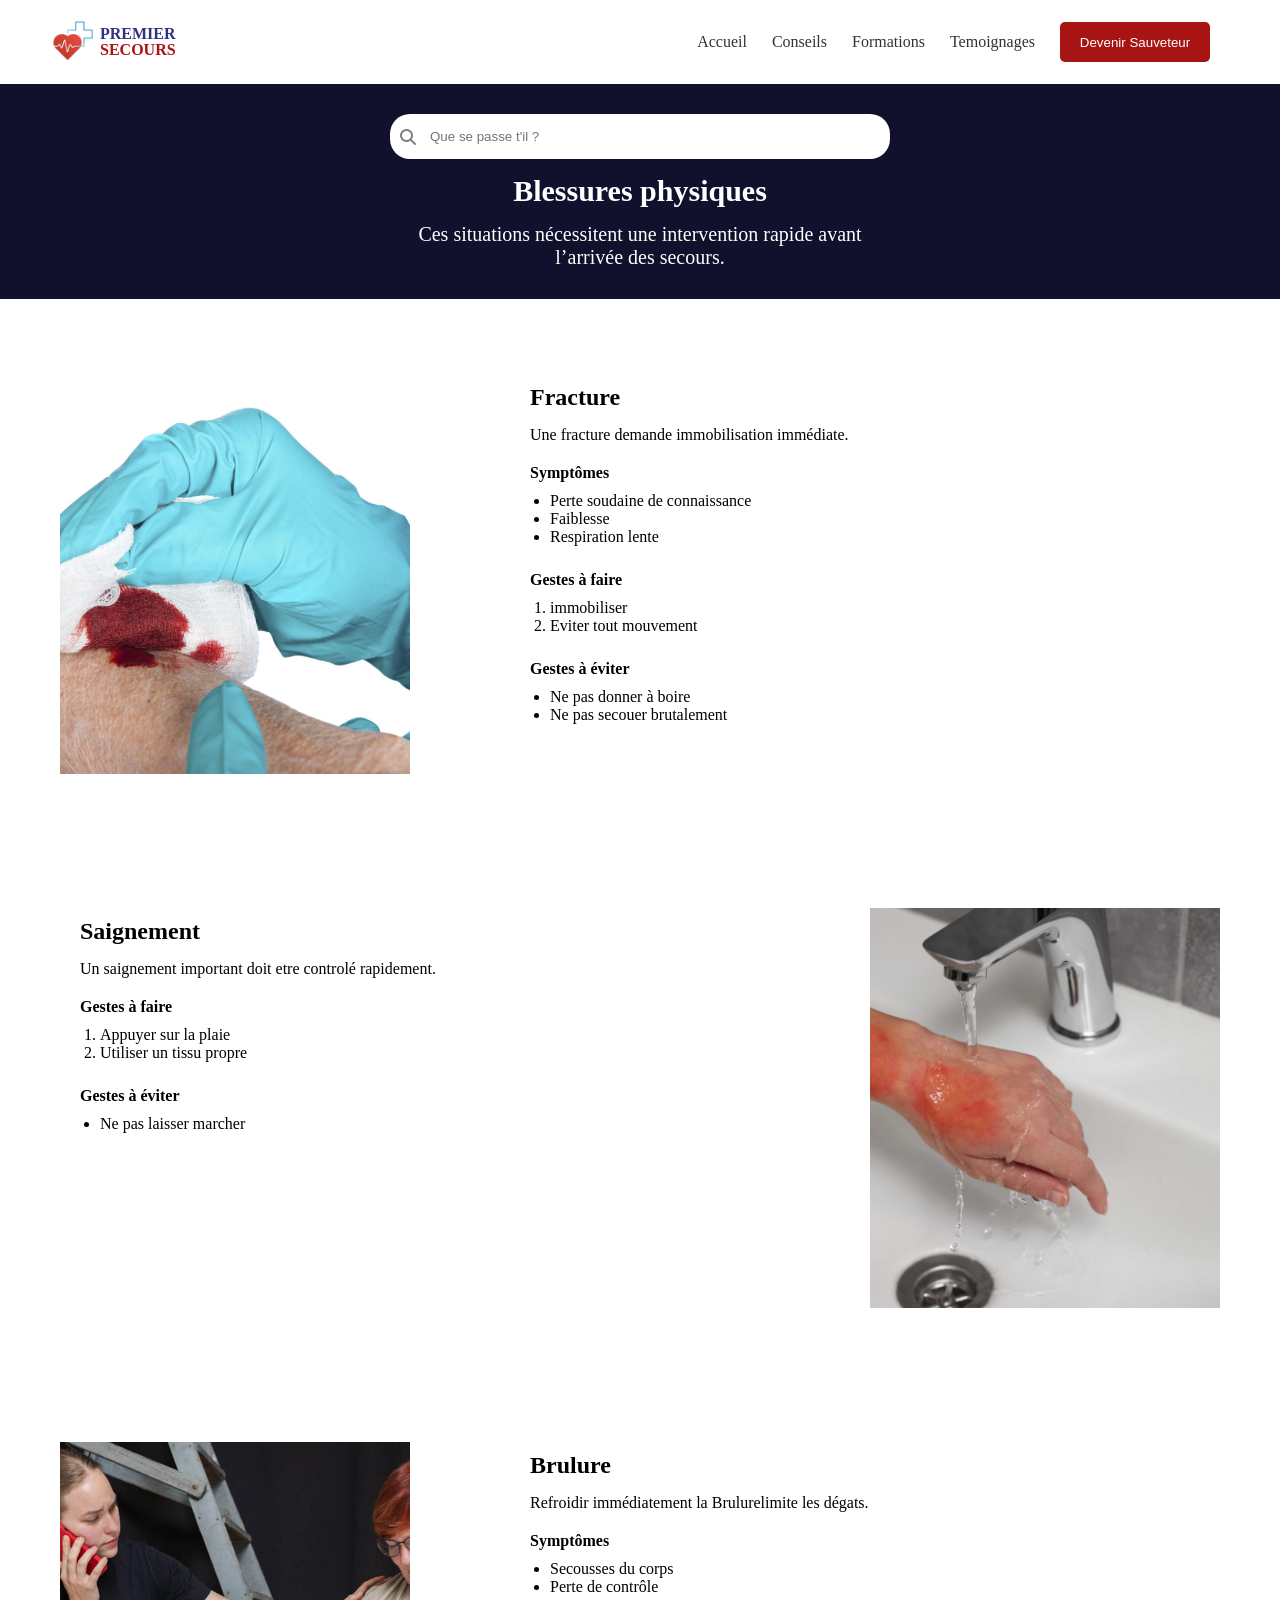
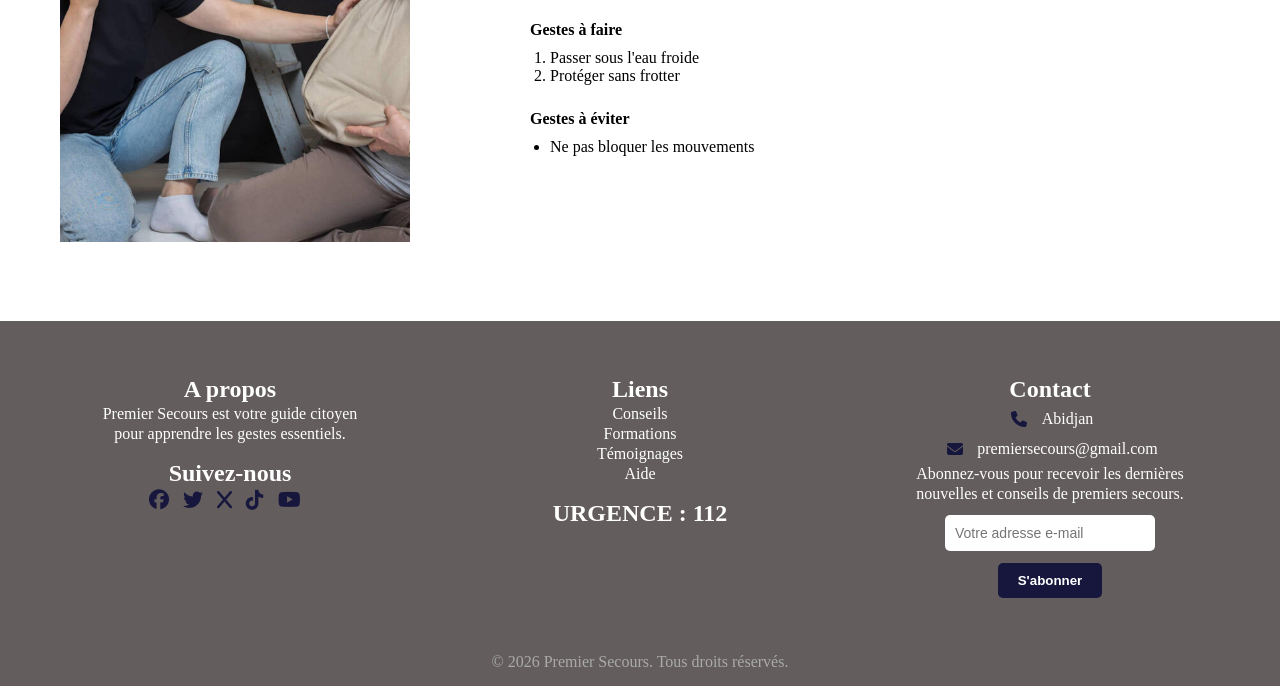
<file: pages/blessure.html>
<!doctype html>
<html lang="en">
  <head>
    <meta charset="UTF-8" />
    <meta name="viewport" content="width=device-width, initial-scale=1.0" />
    <title>Blessures physiques</title>
    <link rel="stylesheet" href="blessure.css" />
    <link
      rel="stylesheet"
      href="https://cdnjs.cloudflare.com/ajax/libs/font-awesome/6.5.0/css/all.min.css"
    />
  </head>
  <body>
    <header>
      <div class="head">
        <div class="hero">
          <img src="./images/logo.jpeg" alt="logo" />
        </div>
        <div class="text-logo">
          <div class="logo1">PREMIER</div>
          <div class="logo2">SECOURS</div>
        </div>
      </div>

      <div class="menu">
        <ul>
          <li><a href="index.html">Accueil</a></li>
          <li><a href="conseils.html">Conseils</a></li>
          <li><a href="formations.html">Formations</a></li>
          <li><a href="temoignages.html">Temoignages</a></li>
          <div class="sauveteur">
            <li>
              <a href="inscription.html">
                <button>Devenir Sauveteur</button>
              </a>
            </li>
          </div>
        </ul>
      </div>
    </header>

    <div class="small">
      <div class="search-box">
        <i class="fa-solid fa-magnifying-glass"></i>
        <input type="search" placeholder="Que se passe t'il ?" />
      </div>
      <h2>Blessures physiques</h2>
      <span>
        Ces situations nécessitent une intervention rapide avant l’arrivée des secours.
      </span>
    </div>

    <div class="emergency-card">
      <div class="emergency-image">
        <img src="../images/saignement.jpeg" alt="Évanouissement">
      </div>
      <div class="emergency-text">
        <h2>Fracture</h2>
        <p>Une fracture demande immobilisation immédiate.</p>

        <h4>Symptômes</h4>
        <ul>
          <li>Perte soudaine de connaissance</li>
          <li>Faiblesse</li>
          <li>Respiration lente</li>
        </ul>

        <h4>Gestes à faire</h4>
        <ol>
          <li>immobiliser</li>
          <li>Eviter tout mouvement</li>
        </ol>

        <h4>Gestes à éviter</h4>
        <ul>
          <li>Ne pas donner à boire</li>
          <li>Ne pas secouer brutalement</li>
        </ul>
      </div>
    </div>

    <div class="emergency-card reverse">
      <div class="emergency-image">
        <img src="../images/brulure.jpeg" alt="Crise cardiaque">
      </div>
      <div class="emergency-text">
        <h2>Saignement</h2>
        <p>Un saignement important doit etre controlé rapidement.</p>


        <h4>Gestes à faire</h4>
        <ol>
          <li>Appuyer sur la plaie</li>
          <li>Utiliser un tissu propre</li>
        </ol>

 
        <h4>Gestes à éviter</h4>
        <ul>
          <li>Ne pas laisser marcher</li>
        </ul>
      </div>
    </div>

    <div class="emergency-card">
      <div class="emergency-image">
        <img src="../images/fracture.jpeg" alt="Convulsion">
      </div>
      <div class="emergency-text">
        <h2>Brulure</h2>
        <p>Refroidir immédiatement la Brulurelimite les dégats.</p>

        <h4>Symptômes</h4>
        <ul>
          <li>Secousses du corps</li>
          <li>Perte de contrôle</li>
        </ul>

        <h4>Gestes à faire</h4>
        <ol>
          <li>Passer sous l'eau froide</li>
          <li>Protéger sans frotter</li>
        </ol>

        <h4>Gestes à éviter</h4>
        <ul>
          <li>Ne pas bloquer les mouvements</li>
        </ul>
      </div>
    </div>

    <footer>
      <div class="foot">
        <div class="contain">
          <h2>A propos</h2>
          <p>Premier Secours est votre guide citoyen</p>
          <p>pour apprendre les gestes essentiels.</p>

          <h2>Suivez-nous</h2>
          <div class="social">
            <a href="#"><i class="fa-brands fa-facebook"></i></a>
            <a href="#"><i class="fa-brands fa-twitter"></i></a>
            <a href="#"><i class="fa-solid fa-x"></i></a>
            <a href="#"><i class="fa-brands fa-tiktok"></i></a>
            <a href="#"><i class="fa-brands fa-youtube"></i></a>
          </div>
        </div>

        <div class="contain">
          <h2>Liens</h2>
          <p>Conseils</p>
          <p>Formations</p>
          <p>Témoignages</p>
          <p>Aide</p>

          <h2>URGENCE : 112</h2>
        </div>

        <div class="contain">
          <h2>Contact</h2>

          <div class="contact">
            <i class="fa-solid fa-phone"></i>
            <span>Abidjan</span>
          </div>

          <div class="contact">
            <i class="fa-solid fa-envelope"></i>
            <span>premiersecours@gmail.com</span>
          </div>

          <p>Abonnez-vous pour recevoir les dernières</p>
          <p>nouvelles et conseils de premiers secours.</p>

          <input type="email" placeholder="Votre adresse e-mail" />
          <button>S'abonner</button>
        </div>
      </div>

      <p class="copyright">
        &copy; 2026 Premier Secours. Tous droits réservés.
      </p>
    </footer>
  </body>
</html>
</file>
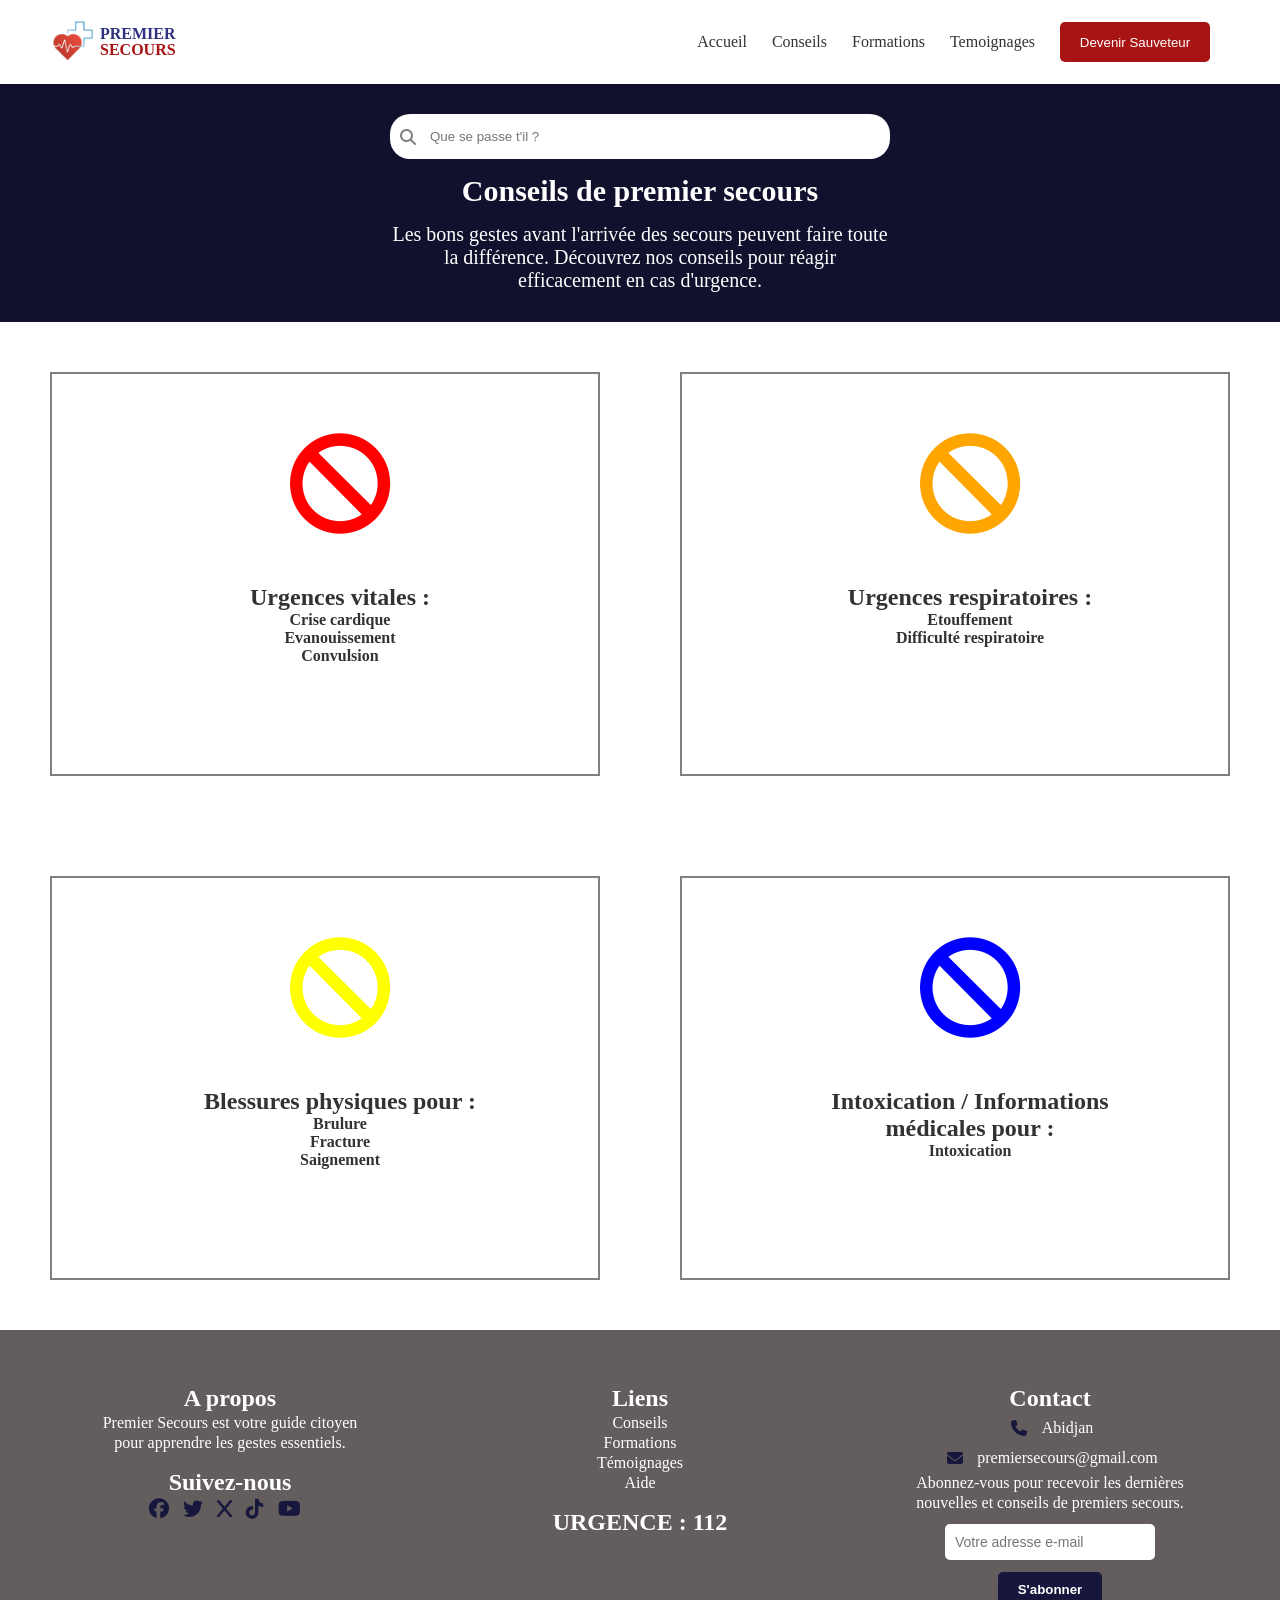
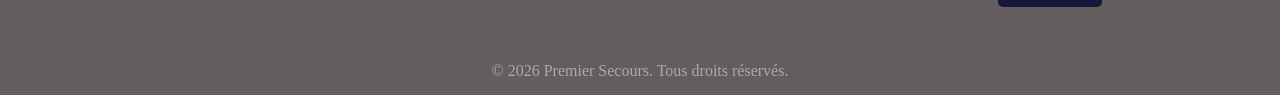
<file: pages/conseils.html>
<!doctype html>
<html lang="fr">
  <head>
    <meta charset="UTF-8" />
    <meta name="viewport" content="width=device-width, initial-scale=1.0" />
    <title>Conseils - Premier Secours</title>
    <link rel="stylesheet" href="conseils.css" />
    <link
      rel="stylesheet"
      href="https://cdnjs.cloudflare.com/ajax/libs/font-awesome/6.5.0/css/all.min.css"
    />
  </head>
  <body>
    <header>
      <div class="head">
        <div class="hero">
          <img src="./images/logo.jpeg" alt="logo" />
        </div>

        <div class="text-logo">
          <div class="logo1">PREMIER</div>
          <div class="logo2">SECOURS</div>
        </div>
      </div>

      <nav class="menu">
        <ul>
          <li><a href="../index.html">Accueil</a></li>
          <li><a href="conseils.html">Conseils</a></li>
          <li><a href="formations.html">Formations</a></li>
          <li><a href="temoignages.html">Temoignages</a></li>
          <li class="sauveteur">
            <a href="inscription.html">
              <button>Devenir Sauveteur</button>
            </a>
          </li>
        </ul>
      </nav>
    </header>

    <div class="small">
      <div class="search-box">
        <i class="fa-solid fa-magnifying-glass"></i>
        <input type="search" placeholder="Que se passe t'il ?" />
      </div>
      <h2>Conseils de premier secours</h2>
      <span>
        Les bons gestes avant l'arrivée des secours peuvent faire toute la
        différence. Découvrez nos conseils pour réagir efficacement en cas
        d'urgence.
      </span>
    </div>

    <section class="cadr">
      <div class="cadre">
        <div class="container1">
          <a href="vital.html">
            <i class="fa-solid fa-ban"></i>
            <h2>Urgences vitales :</h2>
            <h4>
              Crise cardique
              <br />
              Evanouissement
              <br />
              Convulsion
            </h4>
          </a>
        </div>
      </div>

      <div class="cadre">
        <div class="container2">
          <a href="respiratoire.html">
            <i class="fa-solid fa-ban"></i>
            <h2>Urgences respiratoires :</h2>
            <h4>
              Etouffement
              <br />
              Difficulté respiratoire
            </h4>
          </a>
        </div>
      </div>
    </section>

    <section class="cadr">
      <div class="cadre">
        <div class="container3">
          <a href="blessure.html">
            <i class="fa-solid fa-ban"></i>
            <h2>Blessures physiques pour :</h2>
            <h4>
              Brulure
              <br />
              Fracture
              <br>
              Saignement

            </h4>
          </a>
        </div>
      </div>

      <div class="cadre">
        <div class="container4">
          <a href="intox.html">
            <i class="fa-solid fa-ban"></i>
            <h2>Intoxication / Informations <br>médicales pour :</h2>
            <p>
              <h4>
              Intoxication
             </h4>
            
            </p>
          </a>
        </div>
      </div>
    </section>

    <footer>
      <div class="foot">
        <div class="contain">
          <h2>A propos</h2>
          <p>Premier Secours est votre guide citoyen</p>
          <p>pour apprendre les gestes essentiels.</p>

          <h2>Suivez-nous</h2>
          <div class="social">
            <a href="#"><i class="fa-brands fa-facebook"></i></a>
            <a href="#"><i class="fa-brands fa-twitter"></i></a>
            <a href="#"><i class="fa-solid fa-x"></i></a>
            <a href="#"><i class="fa-brands fa-tiktok"></i></a>
            <a href="#"><i class="fa-brands fa-youtube"></i></a>
          </div>
        </div>

        <div class="contain">
          <h2>Liens</h2>
          <p>Conseils</p>
          <p>Formations</p>
          <p>Témoignages</p>
          <p>Aide</p>

          <h2>URGENCE : 112</h2>
        </div>

        <div class="contain">
          <h2>Contact</h2>

          <div class="contact">
            <i class="fa-solid fa-phone"></i>
            <span>Abidjan</span>
          </div>

          <div class="contact">
            <i class="fa-solid fa-envelope"></i>
            <span>premiersecours@gmail.com</span>
          </div>

          <p>Abonnez-vous pour recevoir les dernières</p>
          <p>nouvelles et conseils de premiers secours.</p>

          <input type="email" placeholder="Votre adresse e-mail" />
          <button>S'abonner</button>
        </div>
      </div>

      <p class="copyright">
        &copy; 2026 Premier Secours. Tous droits réservés.
      </p>
    </footer>
  </body>
</html>
</file>
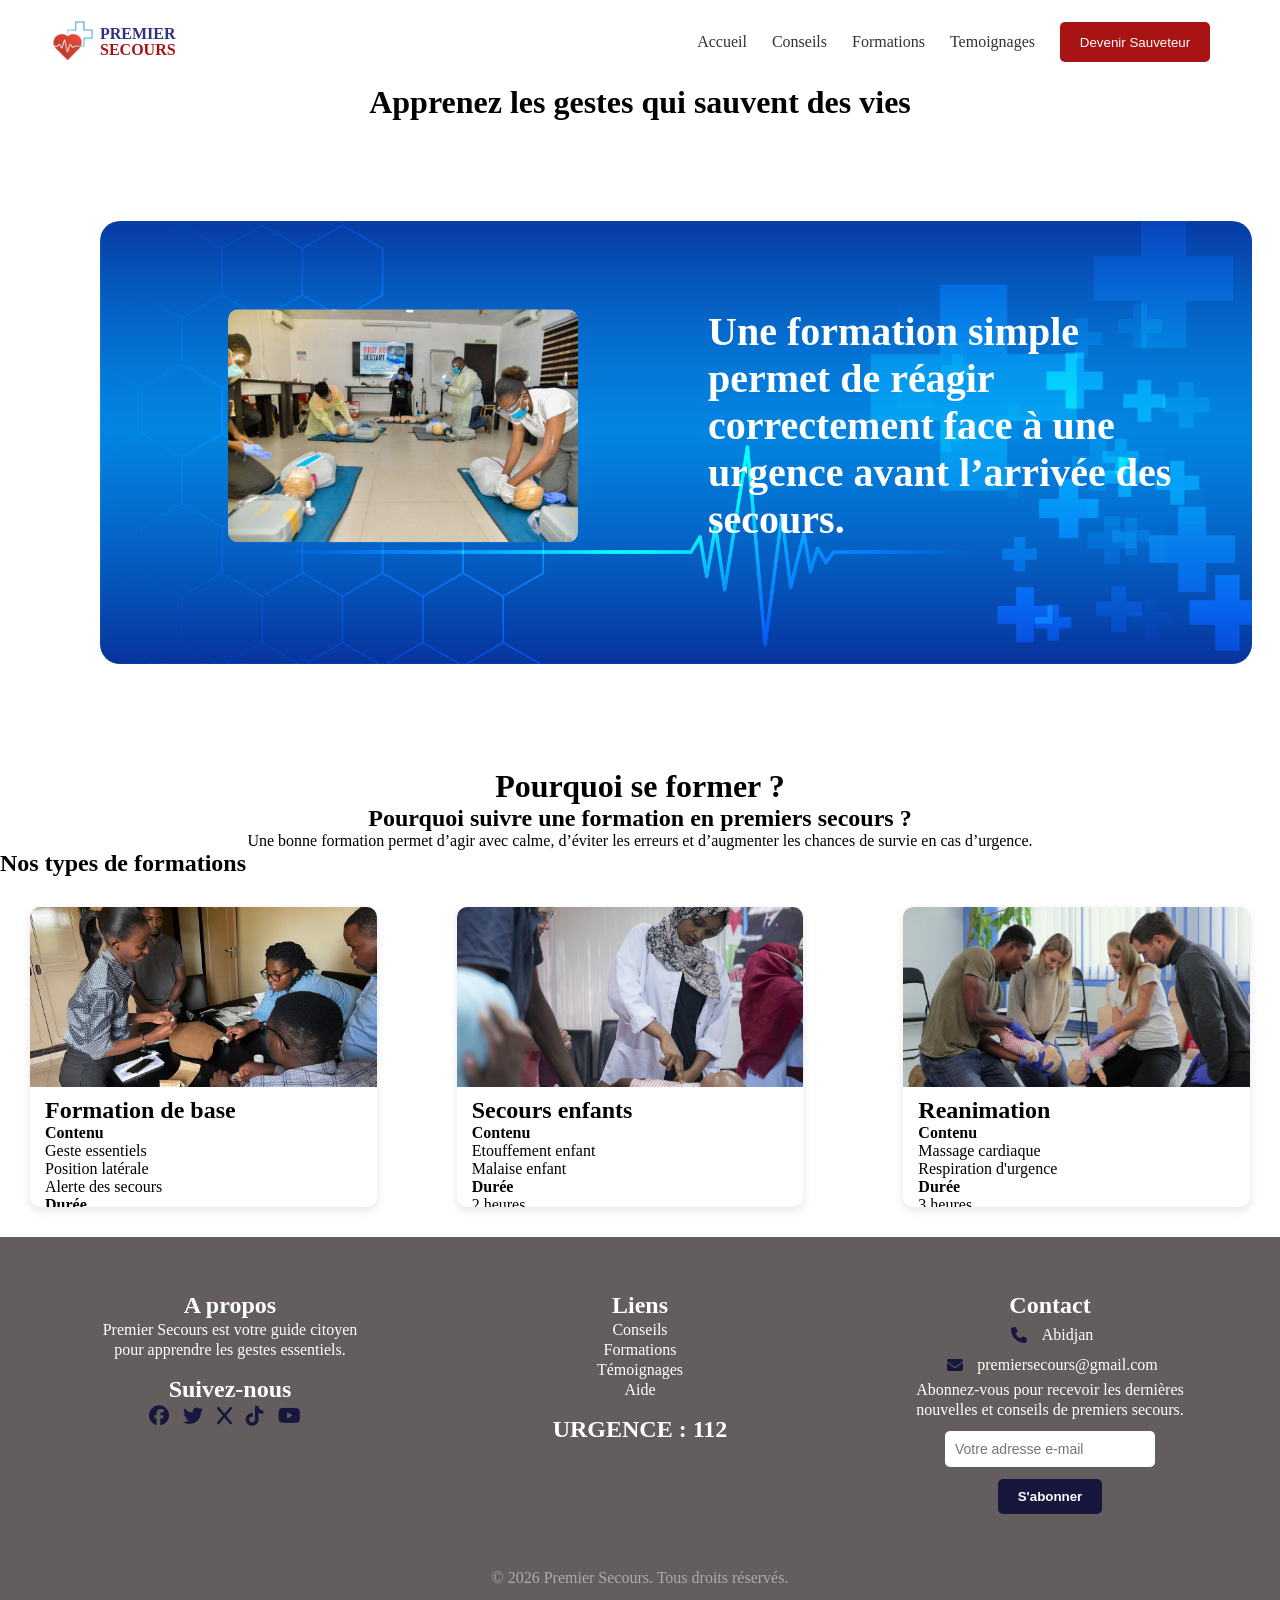
<file: pages/formations.html>
<!doctype html>
<html lang="en">
  <head>
    <meta charset="UTF-8" />
    <meta name="viewport" content="width=device-width, initial-scale=1.0" />
    <title>Document</title>
    <link rel="stylesheet" href="formations.css" />
    <link
      rel="stylesheet"
      href="https://cdnjs.cloudflare.com/ajax/libs/font-awesome/6.5.1/css/all.min.css"
    />
  </head>
  <body>
    <header>
  <div class="head">
    <div class="hero">
      <img src="./images/logo.jpeg" alt="logo" />
    </div>

    <div class="text-logo">
      <div class="logo1">PREMIER</div>
      <div class="logo2">SECOURS</div>
    </div>
  </div>

  <nav class="menu">
    <ul>
      <li><a href="../index.html">Accueil</a></li>
      <li><a href="conseils.html">Conseils</a></li>
      <li><a href="formations.html">Formations</a></li>
      <li><a href="temoignages.html">Temoignages</a></li>
      <li class="sauveteur">
        <a href="inscription.html">
          <button>Devenir Sauveteur</button>
        </a>
      </li>
    </ul>
  </nav>
</header>

    <div class="fond">
      <div class="titre">
        <h1>Apprenez les gestes qui sauvent des vies</h1>
      </div>

      <img src="images/fond_blue.jpg" alt="" />
      <div class="small">
        <img src="images/form.jpeg" alt="" />
        <p>
          Une formation simple permet de réagir correctement face à une urgence
          avant l’arrivée des secours.
        </p>
      </div>
    </div>

    <div class="fond">
      <div class="titre">
        <h1>Pourquoi se former ?</h1>
      </div>
      <div class="titre">
        <h2>Pourquoi suivre une formation en premiers secours ?</h2>
        <p>
          Une bonne formation permet d’agir avec calme, d’éviter les erreurs et
          d’augmenter les chances de survie en cas d’urgence.
        </p>
      </div>
    </div>

    <div class="titre">
      <h2>Nos types de formations</h2>
    </div>

    <figure class="cadr">
      <div class="cadre">
        <div class="cadre-container">
          <img src="../images/base.jpeg" alt="" />
        </div>
        <div class="container">
          <h2>Formation de base</h2>
          <h4>Contenu </h4>
          <p>Geste essentiels</p>
          <p>Position latérale</p>
          <p>Alerte des secours</p>
          <h4>Durée</h4>
          <p>2 heures</p>
        </div>
      </div>

      <div class="cadre">
        <div class="cadre-container">
          <img src="../images/enfant.jpeg" alt="" />
        </div>
        <div class="container">
          <h2>Secours enfants</h2>
          <h4>Contenu</h4>
          <p>Etouffement enfant</p>
          <p>Malaise enfant</p>
          <h4>Durée</h4>
          <p>2 heures</p>
        </div>
      </div>
      
      <div>

      </div>

      <div class="cadre">
        <div class="cadre-container">
          <img src="../images/reanime.jpeg" alt="" />
        </div>
        <div class="container">
          <h2>Reanimation</h2>
          <h4>Contenu</h4>
          <p>Massage cardiaque</p>
          <p>Respiration d'urgence</p>
          <h4>Durée</h4>
          <p>3 heures</p>
        </div>
      </div>
    </figure>

    <footer>
      <div class="foot">
        <div class="contain">
          <h2>A propos</h2>
          <p>Premier Secours est votre guide citoyen</p>
          <p>pour apprendre les gestes essentiels.</p>

          <h2>Suivez-nous</h2>
          <div class="social">
            <a href="#"><i class="fa-brands fa-facebook"></i></a>
            <a href="#"><i class="fa-brands fa-twitter"></i></a>
            <a href="#"><i class="fa-solid fa-x"></i></a>
            <a href="#"><i class="fa-brands fa-tiktok"></i></a>
            <a href="#"><i class="fa-brands fa-youtube"></i></a>
          </div>
        </div>

        <div class="contain">
          <h2>Liens</h2>
          <p>Conseils</p>
          <p>Formations</p>
          <p>Témoignages</p>
          <p>Aide</p>

          <h2>URGENCE : 112</h2>
        </div>

        <div class="contain">
          <h2>Contact</h2>

          <div class="contact">
            <i class="fa-solid fa-phone"></i>
            <span>Abidjan</span>
          </div>

          <div class="contact">
            <i class="fa-solid fa-envelope"></i>
            <span>premiersecours@gmail.com</span>
          </div>

          <p>Abonnez-vous pour recevoir les dernières</p>
          <p>nouvelles et conseils de premiers secours.</p>

          <input type="email" placeholder="Votre adresse e-mail" />
          <button>S'abonner</button>
        </div>
      </div>

      <p class="copyright">
        &copy; 2026 Premier Secours. Tous droits réservés.
      </p>
    </footer>
</html>
</file>
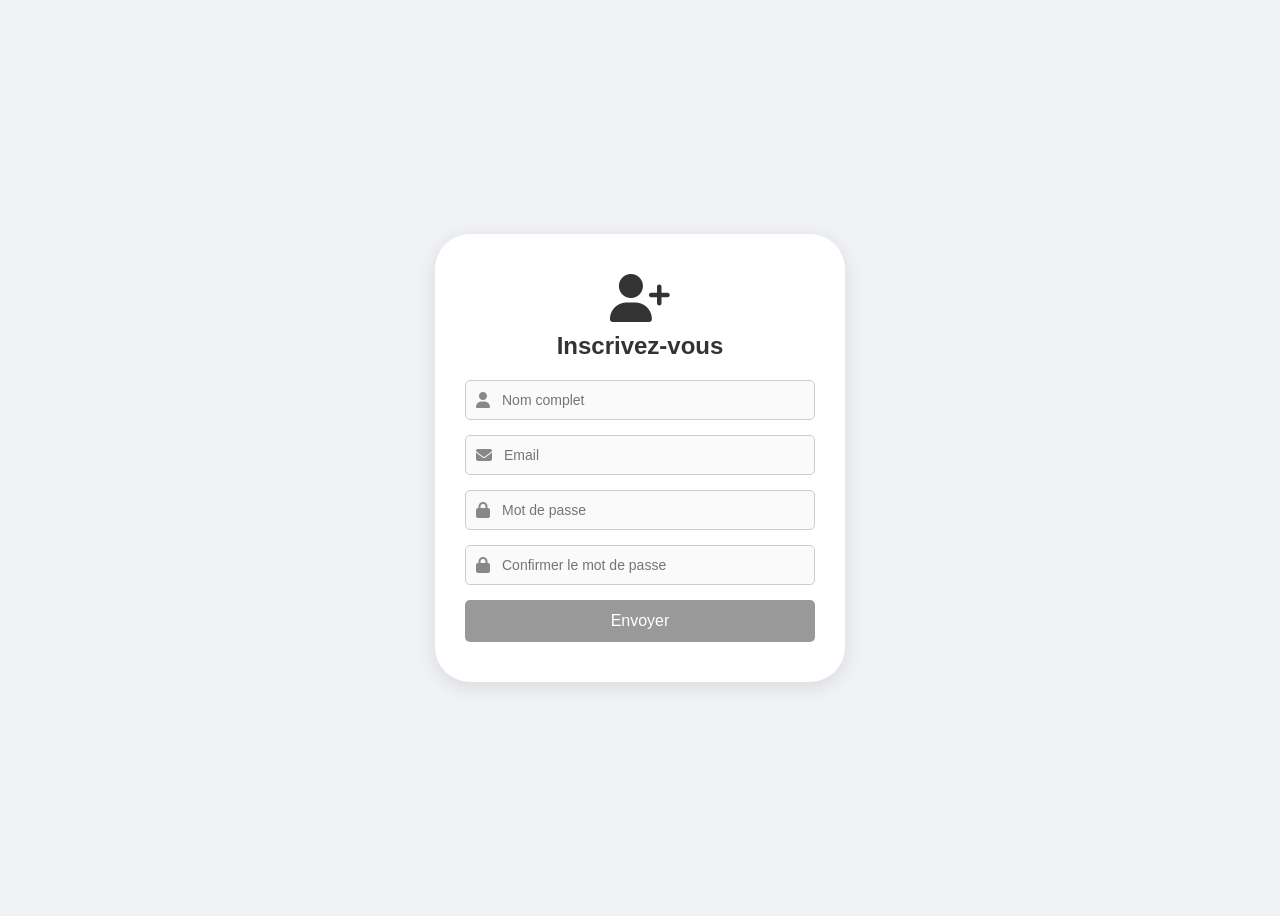
<file: pages/inscription.html>
<!DOCTYPE html>
<html lang="fr">
<head>
    <meta charset="UTF-8">
    <meta name="viewport" content="width=device-width, initial-scale=1.0">
    <title>Inscription</title>
    <link rel="stylesheet" href="https://cdnjs.cloudflare.com/ajax/libs/font-awesome/6.4.0/css/all.min.css">
    <link rel="stylesheet" href="inscription.css">
</head>
<body>

    <div class="container">
        <div class="icon-header">
            <i class="fas fa-user-plus fa-3x"></i>
            <h2>Inscrivez-vous</h2>
        </div>

        <form action="#" method="POST">
            <div class="input-group">
                <i class="fas fa-user"></i>
                <input type="text" name="nom_complet" placeholder="Nom complet" required>
            </div>

            <div class="input-group">
                <i class="fas fa-envelope"></i>
                <input type="email" name="email" placeholder="Email" required>
            </div>

            <div class="input-group">
                <i class="fas fa-lock"></i>
                <input type="password" name="password" placeholder="Mot de passe" required>
            </div>

            <div class="input-group">
                <i class="fas fa-lock"></i>
                <input type="password" name="confirm-password" placeholder="Confirmer le mot de passe" required>
            </div>

            <input type="submit" value="Envoyer" class="btn">
        </form>
    </div>

</body>
</html>
</file>
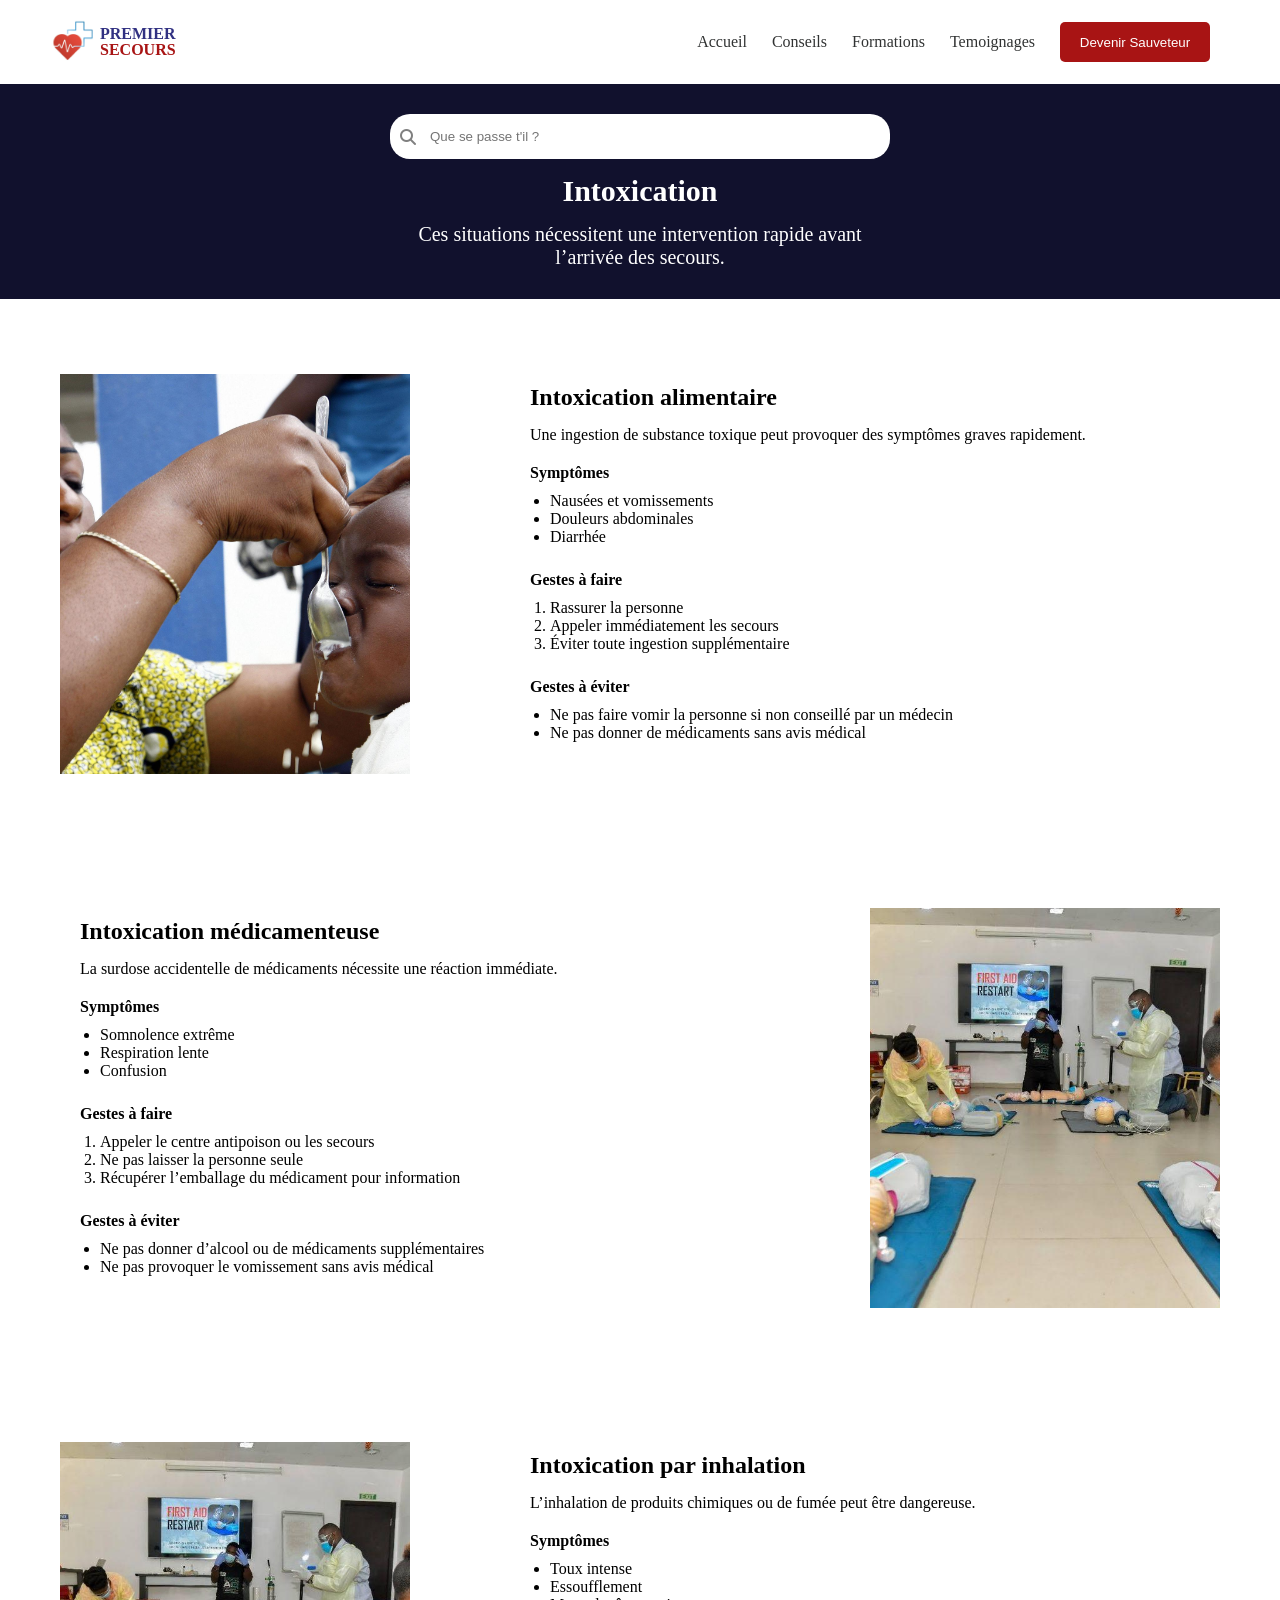
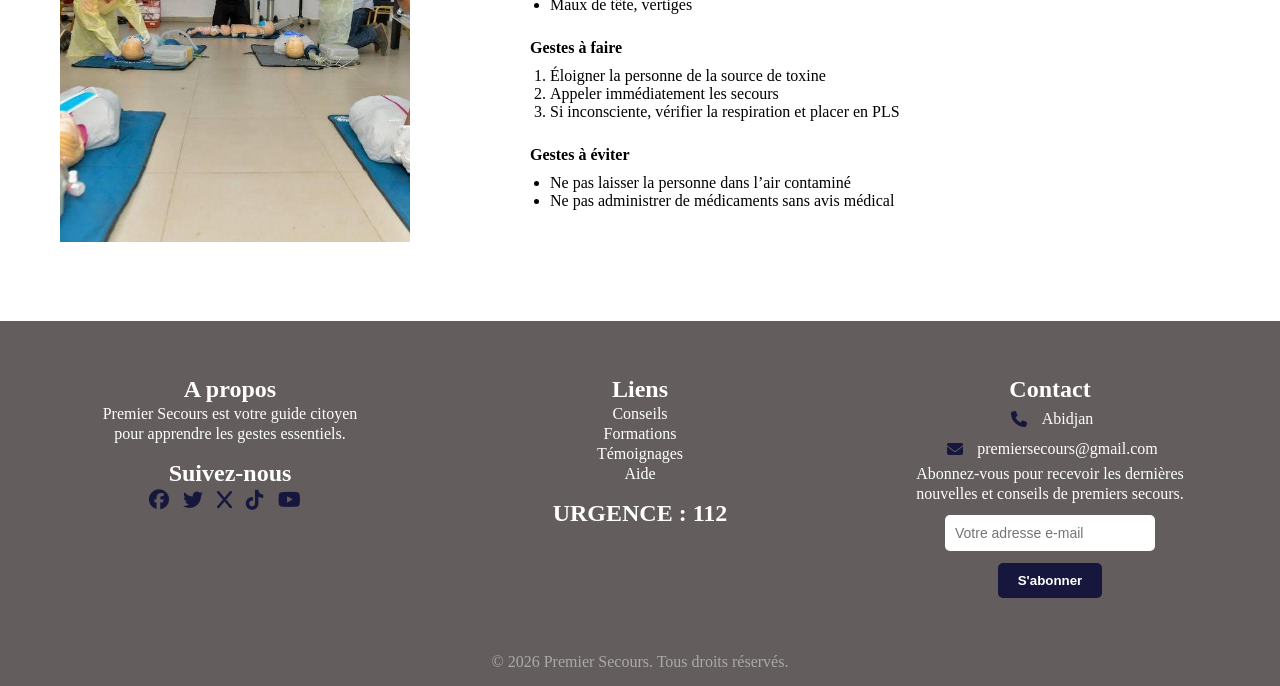
<file: pages/intox.html>
<!doctype html>
<html lang="en">
  <head>
    <meta charset="UTF-8" />
    <meta name="viewport" content="width=device-width, initial-scale=1.0" />
    <title>Intoxication</title>
    <link rel="stylesheet" href="intox.css" />
    <link
      rel="stylesheet"
      href="https://cdnjs.cloudflare.com/ajax/libs/font-awesome/6.5.0/css/all.min.css"
    />
  </head>
  <body>
    <header>
      <div class="head">
        <div class="hero">
          <img src="./images/logo.jpeg" alt="logo" />
        </div>
        <div class="text-logo">
          <div class="logo1">PREMIER</div>
          <div class="logo2">SECOURS</div>
        </div>
      </div>

      <div class="menu">
        <ul>
          <li><a href="index.html">Accueil</a></li>
          <li><a href="conseils.html">Conseils</a></li>
          <li><a href="formations.html">Formations</a></li>
          <li><a href="temoignages.html">Temoignages</a></li>
          <div class="sauveteur">
            <li>
              <a href="inscription.html">
                <button>Devenir Sauveteur</button>
              </a>
            </li>
          </div>
        </ul>
      </div>
    </header>

    <div class="small">
      <div class="search-box">
        <i class="fa-solid fa-magnifying-glass"></i>
        <input type="search" placeholder="Que se passe t'il ?" />
      </div>
      <h2>Intoxication</h2>
      <span>
        Ces situations nécessitent une intervention rapide avant l’arrivée des secours.
      </span>
    </div>

    
    <div class="emergency-card">
      <div class="emergency-image">
        <img src="../images/intoxication.jpeg" alt="Intoxication alimentaire">
      </div>
      <div class="emergency-text">
        <h2>Intoxication alimentaire</h2>
        <p>Une ingestion de substance toxique peut provoquer des symptômes graves rapidement.</p>

        <h4>Symptômes</h4>
        <ul>
          <li>Nausées et vomissements</li>
          <li>Douleurs abdominales</li>
          <li>Diarrhée</li>
        </ul>

        <h4>Gestes à faire</h4>
        <ol>
          <li>Rassurer la personne</li>
          <li>Appeler immédiatement les secours</li>
          <li>Éviter toute ingestion supplémentaire</li>
        </ol>

        <h4>Gestes à éviter</h4>
        <ul>
          <li>Ne pas faire vomir la personne si non conseillé par un médecin</li>
          <li>Ne pas donner de médicaments sans avis médical</li>
        </ul>
      </div>
    </div>

  
    <div class="emergency-card reverse">
      <div class="emergency-image">
        <img src="images/form.jpeg" alt="Intoxication médicamenteuse">
      </div>
      <div class="emergency-text">
        <h2>Intoxication médicamenteuse</h2>
        <p>La surdose accidentelle de médicaments nécessite une réaction immédiate.</p>

        <h4>Symptômes</h4>
        <ul>
          <li>Somnolence extrême</li>
          <li>Respiration lente</li>
          <li>Confusion</li>
        </ul>

        <h4>Gestes à faire</h4>
        <ol>
          <li>Appeler le centre antipoison ou les secours</li>
          <li>Ne pas laisser la personne seule</li>
          <li>Récupérer l’emballage du médicament pour information</li>
        </ol>

        <h4>Gestes à éviter</h4>
        <ul>
          <li>Ne pas donner d’alcool ou de médicaments supplémentaires</li>
          <li>Ne pas provoquer le vomissement sans avis médical</li>
        </ul>
      </div>
    </div>

    <div class="emergency-card">
      <div class="emergency-image">
        <img src="images/form.jpeg" alt="Intoxication par inhalation">
      </div>
      <div class="emergency-text">
        <h2>Intoxication par inhalation</h2>
        <p>L’inhalation de produits chimiques ou de fumée peut être dangereuse.</p>

        <h4>Symptômes</h4>
        <ul>
          <li>Toux intense</li>
          <li>Essoufflement</li>
          <li>Maux de tête, vertiges</li>
        </ul>

        <h4>Gestes à faire</h4>
        <ol>
          <li>Éloigner la personne de la source de toxine</li>
          <li>Appeler immédiatement les secours</li>
          <li>Si inconsciente, vérifier la respiration et placer en PLS</li>
        </ol>

        <h4>Gestes à éviter</h4>
        <ul>
          <li>Ne pas laisser la personne dans l’air contaminé</li>
          <li>Ne pas administrer de médicaments sans avis médical</li>
        </ul>
      </div>
    </div>

    <footer>
      <div class="foot">
        <div class="contain">
          <h2>A propos</h2>
          <p>Premier Secours est votre guide citoyen</p>
          <p>pour apprendre les gestes essentiels.</p>

          <h2>Suivez-nous</h2>
          <div class="social">
            <a href="#"><i class="fa-brands fa-facebook"></i></a>
            <a href="#"><i class="fa-brands fa-twitter"></i></a>
            <a href="#"><i class="fa-solid fa-x"></i></a>
            <a href="#"><i class="fa-brands fa-tiktok"></i></a>
            <a href="#"><i class="fa-brands fa-youtube"></i></a>
          </div>
        </div>

        <div class="contain">
          <h2>Liens</h2>
          <p>Conseils</p>
          <p>Formations</p>
          <p>Témoignages</p>
          <p>Aide</p>

          <h2>URGENCE : 112</h2>
        </div>

        <div class="contain">
          <h2>Contact</h2>

          <div class="contact">
            <i class="fa-solid fa-phone"></i>
            <span>Abidjan</span>
          </div>

          <div class="contact">
            <i class="fa-solid fa-envelope"></i>
            <span>premiersecours@gmail.com</span>
          </div>

          <p>Abonnez-vous pour recevoir les dernières</p>
          <p>nouvelles et conseils de premiers secours.</p>

          <input type="email" placeholder="Votre adresse e-mail" />
          <button>S'abonner</button>
        </div>
      </div>

      <p class="copyright">
        &copy; 2026 Premier Secours. Tous droits réservés.
      </p>
    </footer>
  </body>
</html>
</file>
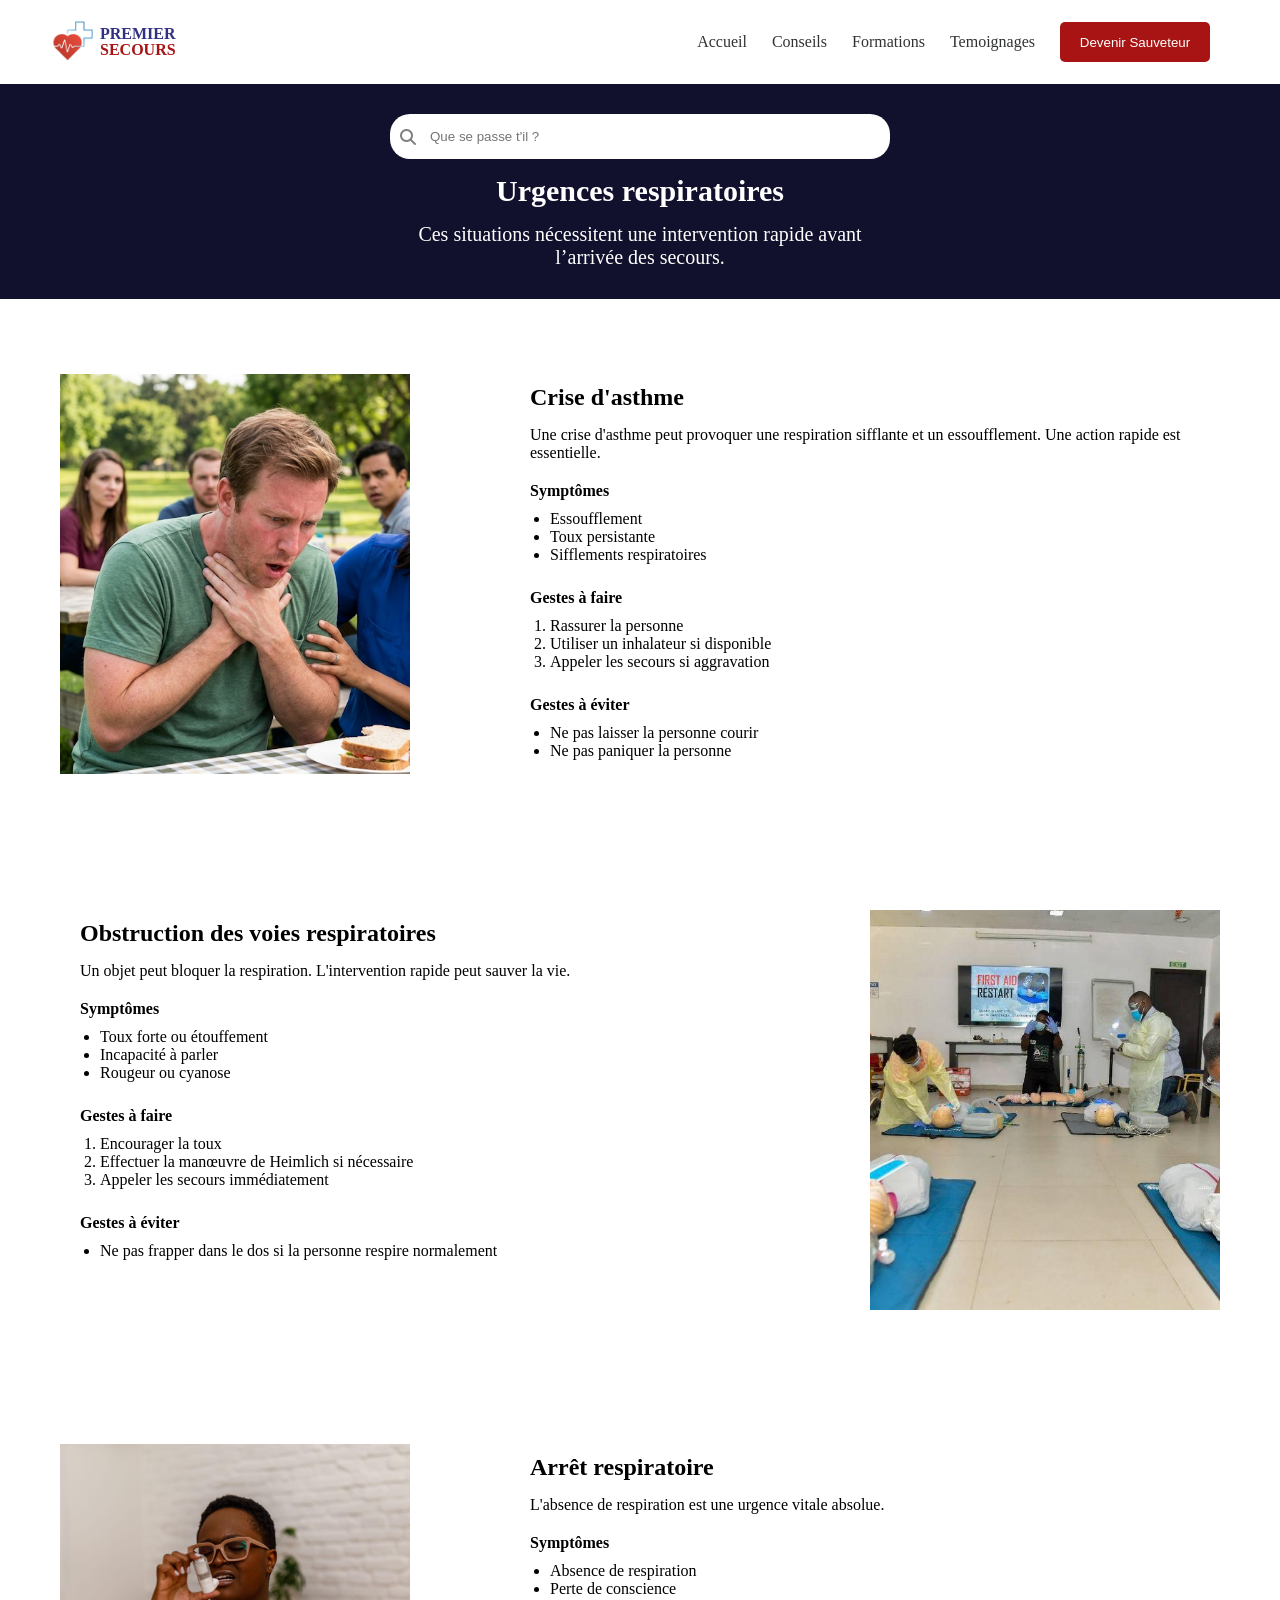
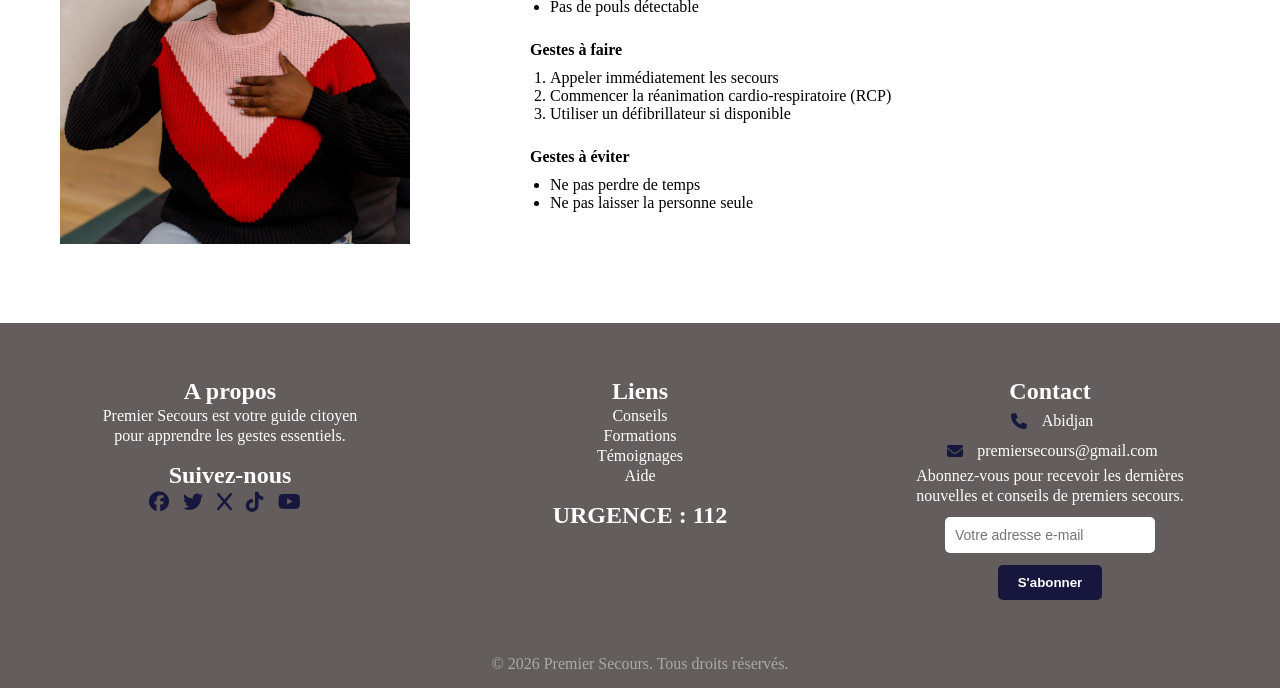
<file: pages/respiratoire.html>
<!doctype html>
<html lang="en">
  <head>
    <meta charset="UTF-8" />
    <meta name="viewport" content="width=device-width, initial-scale=1.0" />
    <title>Urgences Respiratoires</title>
    <link rel="stylesheet" href="respiratoire.css" />
    <link
      rel="stylesheet"
      href="https://cdnjs.cloudflare.com/ajax/libs/font-awesome/6.5.0/css/all.min.css"
    />
  </head>
  <body>
    <header>
      <div class="head">
        <div class="hero">
          <img src="./images/logo.jpeg" alt="logo" />
        </div>
        <div class="text-logo">
          <div class="logo1">PREMIER</div>
          <div class="logo2">SECOURS</div>
        </div>
      </div>

      <div class="menu">
        <ul>
          <li><a href="index.html">Accueil</a></li>
          <li><a href="conseils.html">Conseils</a></li>
          <li><a href="formations.html">Formations</a></li>
          <li><a href="temoignages.html">Temoignages</a></li>
          <div class="sauveteur">
            <li>
              <a href="inscription.html">
                <button>Devenir Sauveteur</button>
              </a>
            </li>
          </div>
        </ul>
      </div>
    </header>

    <div class="small">
      <div class="search-box">
        <i class="fa-solid fa-magnifying-glass"></i>
        <input type="search" placeholder="Que se passe t'il ?" />
      </div>
      <h2>Urgences respiratoires</h2>
      <span>
        Ces situations nécessitent une intervention rapide avant l’arrivée des secours.
      </span>
    </div>

    <div class="emergency-card">
      <div class="emergency-image">
        <img src="../images/etouff.png" alt="Asthme" />
      </div>
      <div class="emergency-text">
        <h2>Crise d'asthme</h2>
        <p>Une crise d'asthme peut provoquer une respiration sifflante et un essoufflement. Une action rapide est essentielle.</p>
        <h4>Symptômes</h4>
        <ul>
          <li>Essoufflement</li>
          <li>Toux persistante</li>
          <li>Sifflements respiratoires</li>
        </ul>
        <h4>Gestes à faire</h4>
        <ol>
          <li>Rassurer la personne</li>
          <li>Utiliser un inhalateur si disponible</li>
          <li>Appeler les secours si aggravation</li>
        </ol>
        <h4>Gestes à éviter</h4>
        <ul>
          <li>Ne pas laisser la personne courir</li>
          <li>Ne pas paniquer la personne</li>
        </ul>
      </div>
    </div>

    <div class="emergency-card reverse">
      <div class="emergency-image">
        <img src="images/form.jpeg" alt="Obstruction des voies respiratoires" />
      </div>
      <div class="emergency-text">
        <h2>Obstruction des voies respiratoires</h2>
        <p>Un objet peut bloquer la respiration. L'intervention rapide peut sauver la vie.</p>
        <h4>Symptômes</h4>
        <ul>
          <li>Toux forte ou étouffement</li>
          <li>Incapacité à parler</li>
          <li>Rougeur ou cyanose</li>
        </ul>
        <h4>Gestes à faire</h4>
        <ol>
          <li>Encourager la toux</li>
          <li>Effectuer la manœuvre de Heimlich si nécessaire</li>
          <li>Appeler les secours immédiatement</li>
        </ol>
        <h4>Gestes à éviter</h4>
        <ul>
          <li>Ne pas frapper dans le dos si la personne respire normalement</li>
        </ul>
      </div>
    </div>

    <div class="emergency-card">
      <div class="emergency-image">
        <img src="../images/respiration.jpeg" alt="Arrêt respiratoire" />
      </div>
      <div class="emergency-text">
        <h2>Arrêt respiratoire</h2>
        <p>L'absence de respiration est une urgence vitale absolue.</p>
        <h4>Symptômes</h4>
        <ul>
          <li>Absence de respiration</li>
          <li>Perte de conscience</li>
          <li>Pas de pouls détectable</li>
        </ul>
        <h4>Gestes à faire</h4>
        <ol>
          <li>Appeler immédiatement les secours</li>
          <li>Commencer la réanimation cardio-respiratoire (RCP)</li>
          <li>Utiliser un défibrillateur si disponible</li>
        </ol>
        <h4>Gestes à éviter</h4>
        <ul>
          <li>Ne pas perdre de temps</li>
          <li>Ne pas laisser la personne seule</li>
        </ul>
      </div>
    </div>

    <footer>
      <div class="foot">
        <div class="contain">
          <h2>A propos</h2>
          <p>Premier Secours est votre guide citoyen</p>
          <p>pour apprendre les gestes essentiels.</p>

          <h2>Suivez-nous</h2>
          <div class="social">
            <a href="#"><i class="fa-brands fa-facebook"></i></a>
            <a href="#"><i class="fa-brands fa-twitter"></i></a>
            <a href="#"><i class="fa-solid fa-x"></i></a>
            <a href="#"><i class="fa-brands fa-tiktok"></i></a>
            <a href="#"><i class="fa-brands fa-youtube"></i></a>
          </div>
        </div>

        <div class="contain">
          <h2>Liens</h2>
          <p>Conseils</p>
          <p>Formations</p>
          <p>Témoignages</p>
          <p>Aide</p>

          <h2>URGENCE : 112</h2>
        </div>

        <div class="contain">
          <h2>Contact</h2>

          <div class="contact">
            <i class="fa-solid fa-phone"></i>
            <span>Abidjan</span>
          </div>

          <div class="contact">
            <i class="fa-solid fa-envelope"></i>
            <span>premiersecours@gmail.com</span>
          </div>

          <p>Abonnez-vous pour recevoir les dernières</p>
          <p>nouvelles et conseils de premiers secours.</p>

          <input type="email" placeholder="Votre adresse e-mail" />
          <button>S'abonner</button>
        </div>
      </div>

      <p class="copyright">
        &copy; 2026 Premier Secours. Tous droits réservés.
      </p>
    </footer>
  </body>
</html>
</file>
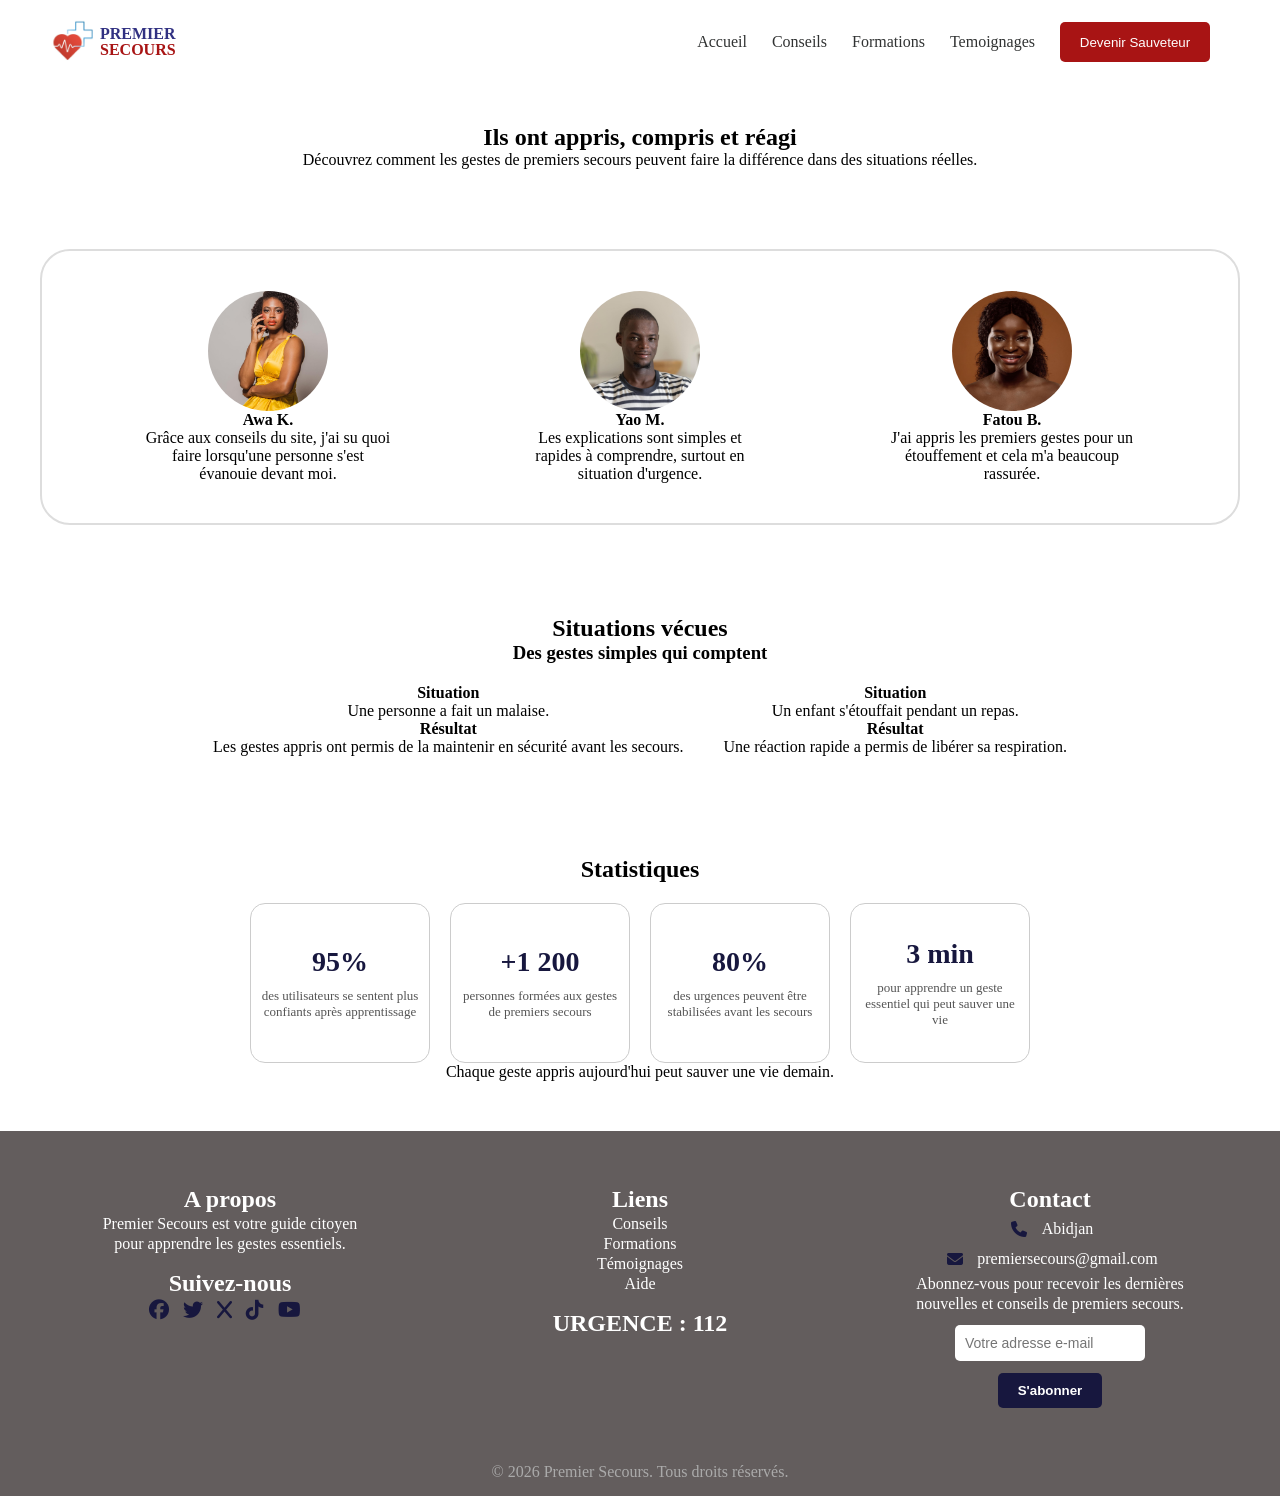
<file: pages/temoignages.html>
<!DOCTYPE html>
<html lang="fr">
<head>
  <meta charset="UTF-8">
  <meta name="viewport" content="width=device-width, initial-scale=1.0">
  <title>Témoignages</title>
  <link rel="stylesheet" href="temoignages.css">
  <link rel="stylesheet" href="https://cdnjs.cloudflare.com/ajax/libs/font-awesome/6.5.1/css/all.min.css">
</head>

<body>

<header>
  <div class="head">
    <div class="hero">
      <img src="./images/logo.jpeg" alt="logo" />
    </div>

    <div class="text-logo">
      <div class="logo1">PREMIER</div>
      <div class="logo2">SECOURS</div>
    </div>
  </div>

  <div class="menu">
    <ul>
      <li><a href="../index.html">Accueil</a></li>
      <li><a href="conseils.html">Conseils</a></li>
      <li><a href="formations.html">Formations</a></li>
      <li><a href="temoignages.html">Temoignages</a></li>
      <li class="sauveteur">
        <a href="inscription.html">
          <button>Devenir Sauveteur</button>
        </a>
      </li>
    </ul>
  </div>
</header>

<!-- TITRE -->
<section class="hero-text">
  <h1>Ils ont appris, compris et réagi</h1>
  <p>
    Découvrez comment les gestes de premiers secours peuvent faire la différence
    dans des situations réelles.
  </p>
</section>


<section class="temoignages">
  <div class="temoignage-box">

    <div class="temoignage">
      <div class="img-circle">
        <img src="../images/tof1.jpeg">
      </div>
      <h4>Awa K.</h4>
      <p>Grâce aux conseils du site, j'ai su quoi faire lorsqu'une personne s'est évanouie devant moi.</p>
    </div>

    <div class="temoignage">
      <div class="img-circle">
        <img src="../images/tof2.jpeg">
      </div>
      <h4>Yao M.</h4>
      <p>Les explications sont simples et rapides à comprendre, surtout en situation d'urgence.</p>
    </div>

    <div class="temoignage">
      <div class="img-circle">
        <img src="../images/tof3.jpeg">
      </div>
      <h4>Fatou B.</h4>
      <p>J'ai appris les premiers gestes pour un étouffement et cela m'a beaucoup rassurée.</p>
    </div>

  </div>
</section>


<section class="situations">
  <h2>Situations vécues</h2>
  <h3>Des gestes simples qui comptent</h3>

  <div class="situations-container">
    <div class="situation">
      <p><strong>Situation</strong></p>
      <p>Une personne a fait un malaise.</p>
      <p><strong>Résultat</strong></p>
      <p>Les gestes appris ont permis de la maintenir en sécurité avant les secours.</p>
    </div>

    <div class="situation">
      <p><strong>Situation</strong></p>
      <p>Un enfant s'étouffait pendant un repas.</p>
      <p><strong>Résultat</strong></p>
      <p>Une réaction rapide a permis de libérer sa respiration.</p>
    </div>
  </div>
</section>

<section class="stats">
  <h2>Statistiques</h2>

  <div class="stats-container">

    <div class="stat-box">
      <h3>95%</h3>
      <p>des utilisateurs se sentent plus confiants après apprentissage</p>
    </div>

    <div class="stat-box">
      <h3>+1 200</h3>
      <p>personnes formées aux gestes de premiers secours</p>
    </div>

    <div class="stat-box">
      <h3>80%</h3>
      <p>des urgences peuvent être stabilisées avant les secours</p>
    </div>

    <div class="stat-box">
      <h3>3 min</h3>
      <p>pour apprendre un geste essentiel qui peut sauver une vie</p>
    </div>

  </div>

  <p class="bottom-text">
    Chaque geste appris aujourd'hui peut sauver une vie demain.
  </p>
</section>

<footer>
      <div class="foot">
        <div class="contain">
          <h2>A propos</h2>
          <p>Premier Secours est votre guide citoyen</p>
          <p>pour apprendre les gestes essentiels.</p>

          <h2>Suivez-nous</h2>
          <div class="social">
            <a href="#"><i class="fa-brands fa-facebook"></i></a>
            <a href="#"><i class="fa-brands fa-twitter"></i></a>
            <a href="#"><i class="fa-solid fa-x"></i></a>
            <a href="#"><i class="fa-brands fa-tiktok"></i></a>
            <a href="#"><i class="fa-brands fa-youtube"></i></a>
          </div>
        </div>

        <div class="contain">
          <h2>Liens</h2>
          <p>Conseils</p>
          <p>Formations</p>
          <p>Témoignages</p>
          <p>Aide</p>

          <h2>URGENCE : 112</h2>
        </div>

        <div class="contain">
          <h2>Contact</h2>

          <div class="contact">
            <i class="fa-solid fa-phone"></i>
            <span>Abidjan</span>
          </div>

          <div class="contact">
            <i class="fa-solid fa-envelope"></i>
            <span>premiersecours@gmail.com</span>
          </div>

          <p>Abonnez-vous pour recevoir les dernières</p>
          <p>nouvelles et conseils de premiers secours.</p>

          <input type="email" placeholder="Votre adresse e-mail" />
          <button>S'abonner</button>
        </div>
      </div>

      <p class="copyright">
        &copy; 2026 Premier Secours. Tous droits réservés.
      </p>
    </footer>
</body>
</html>
</file>
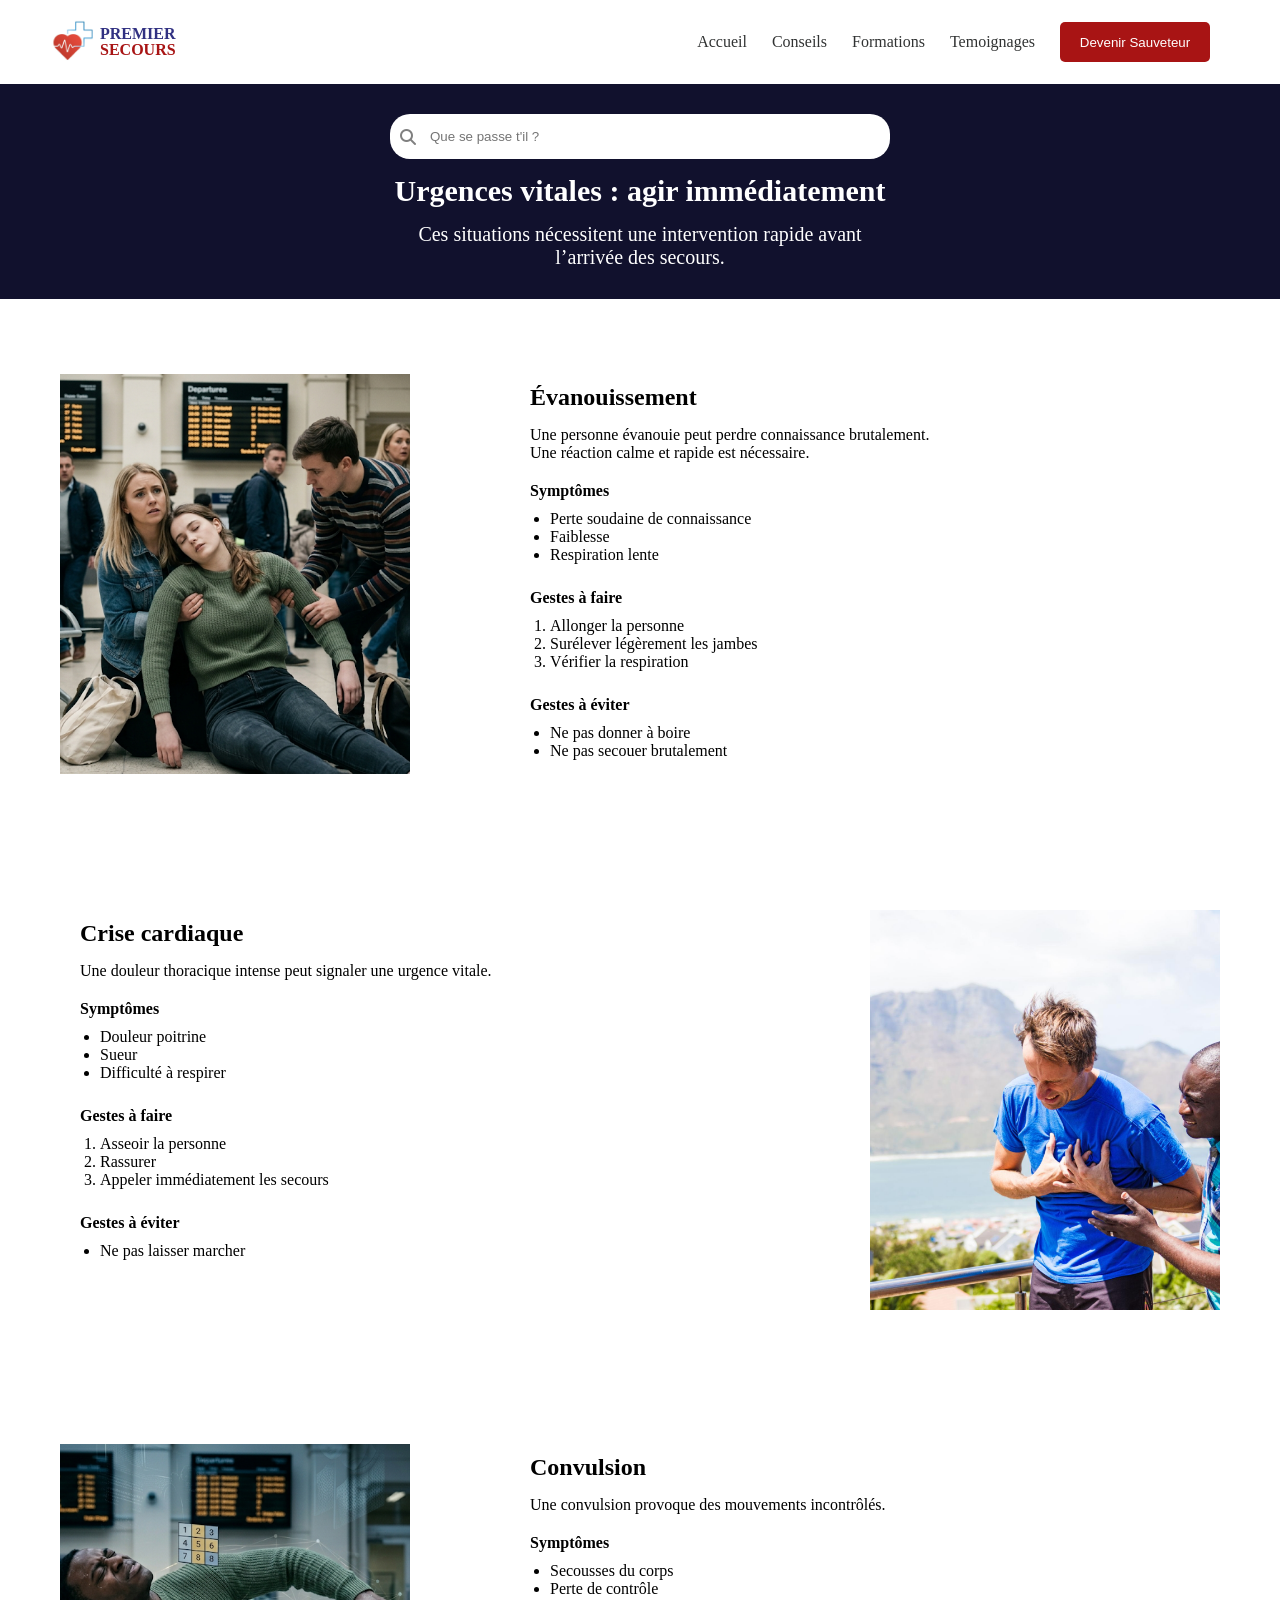
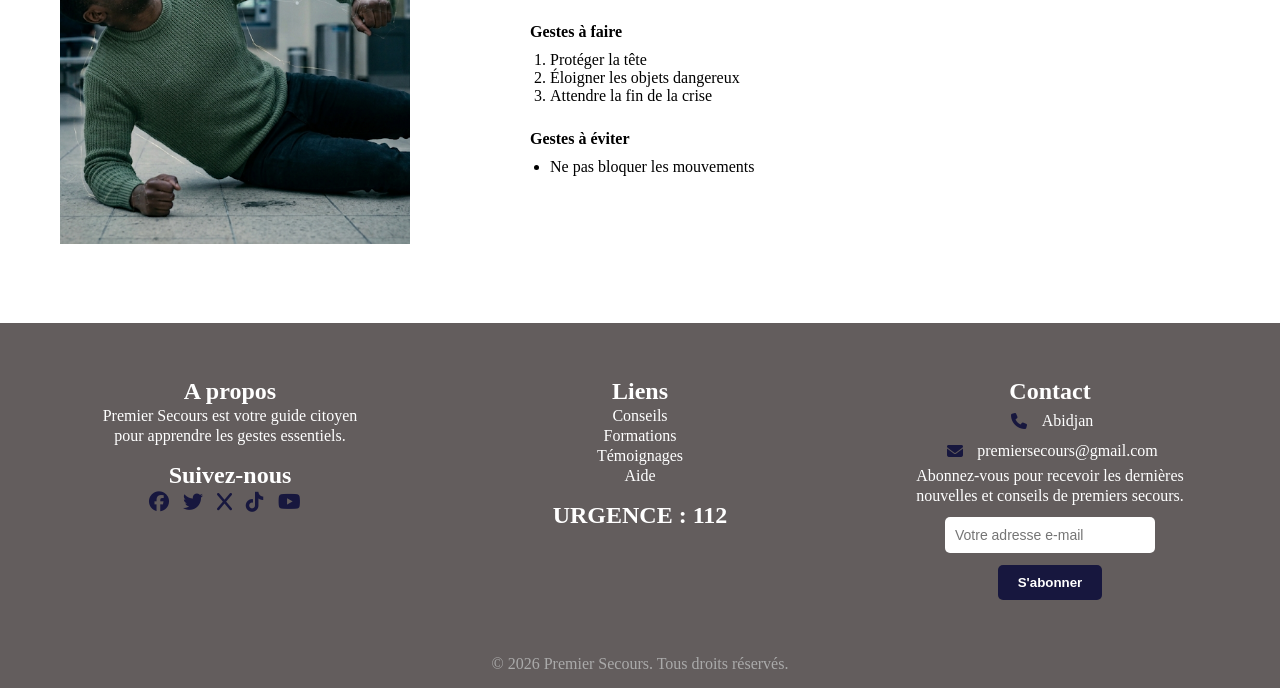
<file: pages/vital.html>
<!doctype html>
<html lang="en">
  <head>
    <meta charset="UTF-8" />
    <meta name="viewport" content="width=device-width, initial-scale=1.0" />
    <title>Document</title>
    <link rel="stylesheet" href="vital.css" />
    <link
      rel="stylesheet"
      href="https://cdnjs.cloudflare.com/ajax/libs/font-awesome/6.5.0/css/all.min.css"
    />
  </head>
  <body>
    <header>
      <div class="head">
        <div class="hero">
          <img src="./images/logo.jpeg" alt="logo" />
        </div>

        <div class="text-logo">
          <div class="logo1">PREMIER</div>
          <div class="logo2">SECOURS</div>
        </div>
      </div>

      <div class="menu">
        <ul>
          <li><a href="index.html">Accueil</a></li>
          <li><a href="conseils.html">Conseils</a></li>
          <li><a href="formations.html">Formations</a></li>
          <li><a href="temoignages.html ">Temoignages</a></li>
          <div class="sauveteur">
            <li>
              <a href="inscription.html">
                <button>Devenir Sauveteur</button>
              </a>
            </li>
          </div>
        </ul>
      </div>
    </header>

    <div class="small">
     <div class="search-box">
        <i class="fa-solid fa-magnifying-glass"></i>
        <input type="search" placeholder="Que se passe t'il ?" />
      </div>
      <h2>Urgences vitales : agir immédiatement</h2>
      <span>
        Ces situations nécessitent une intervention rapide avant l’arrivée des
        secours.
      </span>
    </div>
    
<div class="emergency-card">
  <div class="emergency-image">
    <img src="../images/evanoui.png" alt="Évanouissement">
  </div>
  <div class="emergency-text">
    <h2>Évanouissement</h2>
    <p>Une personne évanouie peut perdre connaissance brutalement. <br>
       Une réaction calme et rapide est nécessaire.</p>

    <h4>Symptômes</h4>
    <ul>
      <li>Perte soudaine de connaissance</li>
      <li>Faiblesse</li>
      <li>Respiration lente</li>
    </ul>

    <h4>Gestes à faire</h4>
    <ol>
      <li>Allonger la personne</li>
      <li>Surélever légèrement les jambes</li>
      <li>Vérifier la respiration</li>
    </ol>

    <h4>Gestes à éviter</h4>
    <ul>
      <li>Ne pas donner à boire</li>
      <li>Ne pas secouer brutalement</li>
    </ul>
  </div>
</div>


<div class="emergency-card reverse">
  <div class="emergency-image">
    <img src="../images/crise.jpeg" alt="Crise cardiaque">
  </div>
  <div class="emergency-text">
    <h2>Crise cardiaque</h2>
    <p>Une douleur thoracique intense peut signaler une urgence vitale.</p>
    <h4>Symptômes</h4>
    <ul>
      <li>Douleur poitrine</li>
      <li>Sueur</li>
      <li>Difficulté à respirer</li>
    </ul>

    <h4>Gestes à faire</h4>
    <ol>
      <li>Asseoir la personne</li>
      <li>Rassurer</li>
      <li>Appeler immédiatement les secours</li>
    </ol>

    <h4>Gestes à éviter</h4>
    <ul>
      <li>Ne pas laisser marcher</li>
    </ul>
  </div>
</div>

<div class="emergency-card">
  <div class="emergency-image">
    <img src="../images/convultion.png" alt="Convulsion">
  </div>
  <div class="emergency-text">
    <h2>Convulsion</h2>
    <p>Une convulsion provoque des mouvements incontrôlés.</p>

    <h4>Symptômes</h4>
    <ul>
      <li>Secousses du corps</li>
      <li>Perte de contrôle</li>
    </ul>

    <h4>Gestes à faire</h4>
    <ol>
      <li>Protéger la tête</li>
      <li>Éloigner les objets dangereux</li>
      <li>Attendre la fin de la crise</li>
    </ol>

    <h4>Gestes à éviter</h4>
    <ul>
      <li>Ne pas bloquer les mouvements</li>
    </ul>
  </div>
</div>

    

    <footer>
      <div class="foot">
        <div class="contain">
          <h2>A propos</h2>
          <p>Premier Secours est votre guide citoyen</p>
          <p>pour apprendre les gestes essentiels.</p>

          <h2>Suivez-nous</h2>
          <div class="social">
            <a href="#"><i class="fa-brands fa-facebook"></i></a>
            <a href="#"><i class="fa-brands fa-twitter"></i></a>
            <a href="#"><i class="fa-solid fa-x"></i></a>
            <a href="#"><i class="fa-brands fa-tiktok"></i></a>
            <a href="#"><i class="fa-brands fa-youtube"></i></a>
          </div>
        </div>

        <div class="contain">
          <h2>Liens</h2>
          <p>Conseils</p>
          <p>Formations</p>
          <p>Témoignages</p>
          <p>Aide</p>

          <h2>URGENCE : 112</h2>
        </div>

        <div class="contain">
          <h2>Contact</h2>

          <div class="contact">
            <i class="fa-solid fa-phone"></i>
            <span>Abidjan</span>
          </div>

          <div class="contact">
            <i class="fa-solid fa-envelope"></i>
            <span>premiersecours@gmail.com</span>
          </div>

          <p>Abonnez-vous pour recevoir les dernières</p>
          <p>nouvelles et conseils de premiers secours.</p>

          <input type="email" placeholder="Votre adresse e-mail" />
          <button>S'abonner</button>
        </div>
      </div>

      <p class="copyright">
        &copy; 2026 Premier Secours. Tous droits réservés.
      </p>
    </footer>
  </body>
</html>
</file>
<file: pages/blessure.css>
* {
  margin: 0;
  padding: 0;
}

body {
  margin: 0;
  padding: 0;
}

header {
  background-color: white;
  padding-right: 70px;
  padding-left: 30px;
  display: flex;
  align-items: center;
  justify-content: space-between;
}

.head {
  display: flex;
  align-items: center;
  height: 70%;
  width: 10%;
}

.hero img {
  width: 80px;
  height: auto;
  margin-right: -10px;
}

.text-logo {
  display: flex;
  flex-direction: column; /* place les éléments verticalement (de haut en bas) */
  line-height: 1; /* permet de contrôler la distance verticale de premier et secours*/
}

.logo1 {
  color: rgb(49, 49, 130);
  font-weight: bold;
}

.logo2 {
  color: rgb(168, 20, 20);
  font-weight: bold;
}

.menu ul {
  display: flex;
  list-style: none;
  gap: 25px;
  padding: 0;
  justify-content: flex-end;
  align-items: center;
}

.menu li button {
  background-color: rgb(168, 20, 20);
  width: 150px;
  height: 40px;
  border-radius: 5px;
  border: none;
  color: white;
}

a {
  text-decoration: none;
  color: rgb(49, 51, 51);
  cursor: pointer, blue;
}

.small {
  background-color: rgb(17, 17, 45);
  text-align: center;
  padding: 30px;

  display: flex;
  flex-direction: column;
  align-items: center; /* 🔥 centre tout */
  gap: 15px;
}

.small h2 {
  font-size: 30px;
  font-weight: bold;
  color: white;
}

.small span {
  font-size: 20px;
  color: white;
  max-width: 500px;
}

.search-box {
  position: relative;
  width: 60%;
  max-width: 500px;

}

.search-box input {
  width: 100%;
  padding: 12px 12px 12px 40px;
  border: none;
  border-radius: 20px;
  outline: none;
  height: 45px;
}

.search-box i {
  position: absolute;
  left: 10px;
  top: 50%;
  transform: translateY(-50%);
  color: gray;
}


.emergency-card {
  display: flex;
  gap: 20px;                
  margin: 20px 0;
  padding: 15px;
  align-items: flex-start;
  padding-left: 20px;
  padding-right: 20px;
}


.emergency-card.reverse {
  flex-direction: row-reverse;
}


.emergency-image img {
  width: 350px;               
  height: 400px;          
  object-fit: cover;  
margin: 40px;
}


.emergency-text {
  margin-left: 20px;             
  margin-right: 20px;
  margin: 50px;
  flex: 1;                    
  display: flex;
  flex-direction: column;
  justify-content: flex-start;
  padding: 0 10px;            /
}

.emergency-text h2 {
  margin: 0 0 10px 0;
  font-size: 24px;
}

.emergency-text h4 {
  margin: 15px 0 5px 0;
}

.emergency-text p {
  margin: 5px 0;
}

.emergency-text ul,
.emergency-text ol {
  margin: 5px 0 10px 20px;
}

.foot {
  display: flex;
  justify-content: space-between;
  gap: 30px;
  padding: 40px;
  background: #635d5d;
  color: white;
  text-align: center;
}

.contain {
  flex: 1;
  display: flex;
  flex-direction: column;
  align-items: center;
  text-align: center;
  gap: 2px;
}

.contain h2 {
  margin-top: 15px;
}
.social a {
  margin-right: 10px;
  color: white;
  font-size: 20px;
}

.social i {
  color: rgb(23, 23, 62);
}

.contact {
  display: flex;
  align-items: center;
  gap: 10px;
  margin: 5px 0;
}

.contact i {
  width: 25px;
  text-align: center;
  color: rgb(23, 23, 62);
}

.contain input {
  width: 50%;
  padding: 10px;
  margin-top: 10px;
  border-radius: 5px;
  border: none;
  outline: none;
  font-size: 14px;
}

.contain input:focus {
  box-shadow: 0 0 5px rgba(255, 255, 255, 0.5);
}

.contain button {
  margin-top: 10px;
  padding: 10px 20px;
  background-color: rgb(23, 23, 62);
  color: white;
  border: none;
  border-radius: 5px;
  cursor: pointer;
  font-weight: bold;
  transition: 0.3s;
}

.contain button:hover {
  background-color: rgb(23, 23, 62);
  transform: scale(1.05);
}

.copyright {
  text-align: center;
  padding: 15px;
  background: #635d5d;
  color: #aaa;
}






@media screen and (max-width: 1024px) {

  header {
    flex-direction: column;
    gap: 15px;
    padding: 20px;
  }

  .menu ul {
    flex-wrap: wrap;
    justify-content: center;
    gap: 15px;
  }

  .emergency-card {
    flex-direction: column;
    align-items: center;
    text-align: center;
  }

  .emergency-card.reverse {
    flex-direction: column;
  }

  .emergency-image img {
    width: 90%;
    height: auto;
    margin: 20px 0;
  }

  .emergency-text {
    margin: 20px;
    padding: 10px;
  }

  .foot {
    flex-direction: column;
    gap: 20px;
  }
}


@media screen and (max-width: 768px) {

  .small h2 {
    font-size: 22px;
  }

  .small span {
    font-size: 15px;
    padding: 0 10px;
  }

  .search-box {
    width: 90%;
  }

  .menu ul {
    flex-direction: column;
    align-items: center;
  }

  .menu li button {
    width: 100%;
  }

  .emergency-text h2 {
    font-size: 20px;
  }

  .emergency-text ul,
  .emergency-text ol {
    margin-left: 15px;
    text-align: left;
  }

  .contain input {
    width: 80%;
  }
}

@media screen and (max-width: 480px) {

  .hero img {
    width: 60px;
  }

  .logo1,
  .logo2 {
    font-size: 14px;
  }

  .small h2 {
    font-size: 18px;
  }

  .small span {
    font-size: 13px;
  }

  .emergency-text {
    margin: 10px;
  }

  .emergency-image img {
    width: 100%;
  }

  .foot {
    padding: 20px;
  }
}
</file>
<file: pages/conseils.css>
* {
  margin: 0;
  padding: 0;
}

body {
  margin: 0;
  padding: 0;
}

header {
  background-color: white;
  padding-right: 70px;
  padding-left: 30px;
  display: flex;
  align-items: center;
  justify-content: space-between;
}

.head {
  display: flex;
  align-items: center;
  height: 70%;
  width: 10%;
}

.hero img {
  width: 80px;
  height: auto;
  margin-right: -10px;
}

.text-logo {
  display: flex;
  flex-direction: column;
  line-height: 1;
}

.logo1 {
  color: rgb(49, 49, 130);
  font-weight: bold;
}

.logo2 {
  color: rgb(168, 20, 20);
  font-weight: bold;
}

.menu ul {
  display: flex;
  list-style: none;
  gap: 25px;
  padding: 0;
  justify-content: flex-end;
  align-items: center;
}

.menu li button {
  background-color: rgb(168, 20, 20);
  width: 150px;
  height: 40px;
  border-radius: 5px;
  border: none;
  color: white;
}

a {
  text-decoration: none;
  color: rgb(49, 51, 51);
  cursor: pointer;
}

.small {
  background-color: rgb(17, 17, 45);
  text-align: center;
  padding: 30px;

  display: flex;
  flex-direction: column;
  align-items: center; /* 🔥 centre tout */
  gap: 15px;
}

.small h2 {
  font-size: 30px;
  font-weight: bold;
  color: white;
}

.small span {
  font-size: 20px;
  color: white;
  max-width: 500px;
}

.search-box {
  position: relative;
  width: 60%;
  max-width: 500px;

}

.search-box input {
  width: 100%;
  padding: 12px 12px 12px 40px;
  border: none;
  border-radius: 20px;
  outline: none;
  height: 45px;
}

.search-box i {
  position: absolute;
  left: 10px;
  top: 50%;
  transform: translateY(-50%);
  color: gray;
}

.cadr {
  display: flex;
  gap: 20px;
  padding: 20px;
}

.cadre {
  display: flex;
  flex-direction: column;
  width: 100%;
  height: 400px;
  margin: 30px;
  border: 2px solid grey;
}

.cadre a {
  display: block;
  width: 100%;
  height: 100%;
}

.container1,
.container2,
.container3,
.container4 {
  width: 100%;
  height: 100%;
  padding: 10px 15px;
  display: flex;
  flex-direction: column;
  justify-content: center;
  text-align: center;
}

.container1 i {
  color: red;
  font-size: 100px;
  padding: 50px;
}

.container2 i {
  color: orange;
  font-size: 100px;
  padding: 50px;
}

.container3 i {
  color: yellow;
  font-size: 100px;
  padding: 50px;
}

.container4 i {
  color: blue;
  font-size: 100px;
  padding: 50px;
}

.foot {
  display: flex;
  justify-content: space-between;
  gap: 30px;
  padding: 40px;
  background: #635d5d;
  color: white;
  text-align: center;
}

.contain {
  flex: 1;
  display: flex;
  flex-direction: column;
  align-items: center;
  text-align: center;
  gap: 2px;
}

.contain h2 {
  margin-top: 15px;
}
.social a {
  margin-right: 10px;
  color: white;
  font-size: 20px;
}

.social i {
  color: rgb(23, 23, 62);
}

.contact {
  display: flex;
  align-items: center;
  gap: 10px;
  margin: 5px 0;
}

.contact i {
  width: 25px;
  text-align: center;
  color: rgb(23, 23, 62);
}

.contain input {
  width: 50%;
  padding: 10px;
  margin-top: 10px;
  border-radius: 5px;
  border: none;
  outline: none;
  font-size: 14px;
}

.contain input:focus {
  box-shadow: 0 0 5px rgba(255, 255, 255, 0.5);
}

.contain button {
  margin-top: 10px;
  padding: 10px 20px;
  background-color: rgb(23, 23, 62);
  color: white;
  border: none;
  border-radius: 5px;
  cursor: pointer;
  font-weight: bold;
  transition: 0.3s;
}

.contain button:hover {
  background-color: rgb(23, 23, 62);
  transform: scale(1.05);
}

.copyright {
  text-align: center;
  padding: 15px;
  background: #635d5d;
  color: #aaa;
}




@media screen and (max-width: 1024px) {

  header {
    flex-direction: column;
    gap: 15px;
    padding: 20px;
  }

  .menu ul {
    flex-wrap: wrap;
    justify-content: center;
    gap: 15px;
  }

  .cadr {
    flex-wrap: wrap;
    justify-content: center;
  }

  .cadre {
    width: 45%;
    height: auto;
  }

  .small span {
    font-size: 18px;
    padding: 0 10px;
  }

  .foot {
    flex-direction: column;
    gap: 20px;
  }
}


@media screen and (max-width: 768px) {

  .small h2 {
    font-size: 22px;
  }

  .small span {
    font-size: 15px;
  }

  .search-box {
    width: 90%;
  }

  .cadr {
    flex-direction: column;
    align-items: center;
  }

  .cadre {
    width: 90%;
    height: auto;
  }

  .container1 i,
  .container2 i,
  .container3 i,
  .container4 i {
    font-size: 60px;
    padding: 20px;
  }

  .menu ul {
    flex-direction: column;
    align-items: center;
  }

  .menu li button {
    width: 100%;
  }

  .contain input {
    width: 80%;
  }
}


@media screen and (max-width: 480px) {

  .hero img {
    width: 60px;
  }

  .logo1,
  .logo2 {
    font-size: 14px;
  }

  .small h2 {
    font-size: 18px;
  }

  .small span {
    font-size: 13px;
  }

  .cadre {
    margin: 10px;
  }

  .container1 i,
  .container2 i,
  .container3 i,
  .container4 i {
    font-size: 50px;
  }

  .foot {
    padding: 20px;
  }
}
</file>
<file: pages/formations.css>
* {
  margin: 0;
  padding: 0;
}

body {
  margin: 0;
  padding: 0;
}

header {
  background-color: white;
  padding-right: 70px;
  padding-left: 30px;
  display: flex;
  align-items: center;
  justify-content: space-between;
}

.head {
  display: flex;
  align-items: center;
  height: 70%;
  width: 10%;
}

.hero img {
  width: 80px;
  height: auto;
  margin-right: -10px;
}

.text-logo {
  display: flex;
  flex-direction: column;
  line-height: 1;
}

.logo1 {
  color: rgb(49, 49, 130);
  font-weight: bold;
}

.logo2 {
  color: rgb(168, 20, 20);
  font-weight: bold;
}

.menu ul {
  display: flex;
  list-style: none;
  gap: 25px;
  padding: 0;
  justify-content: flex-end;
  align-items: center;
}

.menu li button {
  background-color: rgb(168, 20, 20);
  width: 150px;
  height: 40px;
  border-radius: 5px;
  border: none;
  color: white;
}

a {
  text-decoration: none;
  color: rgb(49, 51, 51);
  cursor: pointer;
}


.fond {
  position: relative;
  text-align: center;
}

.fond titre h1 {
  position: absolute;
  top: 50%;
  left: 50%;
  transform: translate(-50%, -50%);
  font-size: 40px;
  font-weight: bold;
  text-emphasis: center;
}

.fond img {
  width: 90%;
  height: auto;
  border-radius: 20px;
  margin: 100px;
}

.small {
    position: absolute;
    top: 50%;
    left: 10%;
    transform: translateY(-50%); 
    display: flex;
    align-items: center; 
    gap: 30px; 
}

.small img {
    width: 350px; 
    max-width: none;
    border-radius: 10px;
    height: auto;
}

.small p {
    font-size: 40px;
    font-weight: bold;
    color: white;
    max-width: 500px;
    text-align: left; 
}

.cadr {
  display: flex;
  gap: 20px;
}
.cadre {
  display: flex;
  flex-direction: column;
  width: 100%;
  height: 300px;
  border-radius: 10px;
  overflow: hidden;
  margin: 30px;
  box-shadow: 0 4px 10px rgba(0, 0, 0, 0.1);
}

.cadre-container {
  width: 100%;
  height: 180px;
}

.cadre-container img {
  width: 100%;
  height: 100%;
  object-fit: cover; 
}

.cadre:hover {
  transform: scale(1.03);
  transition: 0.3s;
}

.container {
  width: 100%;
  padding: 10px 15px;
  display: flex;
  flex-direction: column;
  justify-content: center;
}


.foot {
  display: flex;
  justify-content: space-between;
  gap: 30px;
  padding: 40px;
  background: #635d5d;
  color: white;
  text-align: center;
}

.contain {
  flex: 1;
  display: flex;
  flex-direction: column;
  align-items: center;
  text-align: center;
  gap: 2px;
}

.contain h2 {
  margin-top: 15px;
}
.social a {
  margin-right: 10px;
  color: white;
  font-size: 20px;
}

.social i {
  color: rgb(23, 23, 62);
}

.contact {
  display: flex;
  align-items: center;
  gap: 10px;
  margin: 5px 0;
}

.contact i {
  width: 25px;
  text-align: center;
  color: rgb(23, 23, 62);
}

.contain input {
  width: 50%;
  padding: 10px;
  margin-top: 10px;
  border-radius: 5px;
  border: none;
  outline: none;
  font-size: 14px;
}

.contain input:focus {
  box-shadow: 0 0 5px rgba(255, 255, 255, 0.5);
}

.contain button {
  margin-top: 10px;
  padding: 10px 20px;
  background-color: rgb(23, 23, 62);
  color: white;
  border: none;
  border-radius: 5px;
  cursor: pointer;
  font-weight: bold;
  transition: 0.3s;
}

.contain button:hover {
  background-color: rgb(23, 23, 62);
  transform: scale(1.05);
}

.copyright {
  text-align: center;
  padding: 15px;
  background: #635d5d;
  color: #aaa;
}



@media screen and (max-width: 1024px) {

  header {
    flex-direction: column;
    gap: 15px;
    padding: 20px;
  }

  .menu ul {
    flex-wrap: wrap;
    justify-content: center;
    gap: 15px;
  }

  .fond img {
    width: 95%;
    margin: 30px auto;
  }

  .small {
    position: static;
    flex-direction: column;
    text-align: center;
    padding: 20px;
  }

  .small p {
    font-size: 22px;
    text-align: center;
  }

  .cadr {
    flex-wrap: wrap;
    justify-content: center;
  }

  .cadre {
    width: 45%;
  }

  .foot {
    flex-direction: column;
    gap: 20px;
  }
}


@media screen and (max-width: 768px) {

  .fond img {
    margin: 20px auto;
  }

  .small p {
    font-size: 18px;
  }

  .small img {
    width: 80%;
  }

  .cadr {
    flex-direction: column;
    align-items: center;
  }

  .cadre {
    width: 90%;
  }

  .menu ul {
    flex-direction: column;
    align-items: center;
  }

  .menu li button {
    width: 100%;
  }

  .contain input {
    width: 80%;
  }
}


@media screen and (max-width: 480px) {

  .hero img {
    width: 60px;
  }

  .logo1,
  .logo2 {
    font-size: 14px;
  }

  .small p {
    font-size: 16px;
  }

  .small img {
    width: 100%;
  }

  .cadre {
    height: auto;
  }

  .foot {
    padding: 20px;
  }
}
</file>
<file: pages/inscription.css>
body {
    font-family: Arial, sans-serif;
    background-color: #f0f2f5;
    display: flex;
    justify-content: center;
    align-items: center;
    height: 100vh;
}

.container {
    background-color: #fff;
    padding: 40px 30px;
    border-radius: 35px;
    box-shadow: 0 5px 20px rgba(0,0,0,0.1);
    width: 350px;
}

.icon-header {
    text-align: center;
    margin-bottom: 20px;
    color: #333;
}

.icon-header h2 {
    margin-top: 10px;
}

.input-group {
    display: flex;
    align-items: center;
    margin-bottom: 15px;
    border: 1px solid #ccc;
    border-radius: 5px;
    padding: 10px;
    background-color: #fafafa;
}

.input-group i {
    margin-right: 10px;
    color: #888;
}

.input-group input {
    border: none;
    outline: none;
    flex: 1;
    font-size: 14px;
    background-color: transparent;
}

.btn {
    width: 100%;
    padding: 12px;
    border: none;
    border-radius: 5px;
    background-color: #999; /* Gris */
    color: white;
    font-size: 16px;
    cursor: pointer;
    transition: background-color 0.3s;
}

.btn:hover {
    background-color: #393333;
}
</file>
<file: pages/intox.css>
* {
  margin: 0;
  padding: 0;
}

body {
  margin: 0;
  padding: 0;
}

header {
  background-color: white;
  padding-right: 70px;
  padding-left: 30px;
  display: flex;
  align-items: center;
  justify-content: space-between;
}

.head {
  display: flex;
  align-items: center;
  height: 70%;
  width: 10%;
}

.hero img {
  width: 80px;
  height: auto;
  margin-right: -10px;
}

.text-logo {
  display: flex;
  flex-direction: column; /* place les éléments verticalement (de haut en bas) */
  line-height: 1; /* permet de contrôler la distance verticale de premier et secours*/
}

.logo1 {
  color: rgb(49, 49, 130);
  font-weight: bold;
}

.logo2 {
  color: rgb(168, 20, 20);
  font-weight: bold;
}

.menu ul {
  display: flex;
  list-style: none;
  gap: 25px;
  padding: 0;
  justify-content: flex-end;
  align-items: center;
}

.menu li button {
  background-color: rgb(168, 20, 20);
  width: 150px;
  height: 40px;
  border-radius: 5px;
  border: none;
  color: white;
}

a {
  text-decoration: none;
  color: rgb(49, 51, 51);
  cursor: pointer, blue;
}

.small {
  background-color: rgb(17, 17, 45);
  text-align: center;
  padding: 30px;

  display: flex;
  flex-direction: column;
  align-items: center; /* 🔥 centre tout */
  gap: 15px;
}

.small h2 {
  font-size: 30px;
  font-weight: bold;
  color: white;
}

.small span {
  font-size: 20px;
  color: white;
  max-width: 500px;
}

.search-box {
  position: relative;
  width: 60%;
  max-width: 500px;

}

.search-box input {
  width: 100%;
  padding: 12px 12px 12px 40px;
  border: none;
  border-radius: 20px;
  outline: none;
  height: 45px;
}

.search-box i {
  position: absolute;
  left: 10px;
  top: 50%;
  transform: translateY(-50%);
  color: gray;
}


.emergency-card {
  display: flex;
  gap: 20px;                
  margin: 20px 0;
  padding: 15px;
  align-items: flex-start;
  padding-left: 20px;
  padding-right: 20px;
}


.emergency-card.reverse {
  flex-direction: row-reverse;
}


.emergency-image img {
  width: 350px;               
  height: 400px;          
  object-fit: cover;  
margin: 40px;
}


.emergency-text {
  margin-left: 20px;             
  margin-right: 20px;
  margin: 50px;
  flex: 1;                    
  display: flex;
  flex-direction: column;
  justify-content: flex-start;
  padding: 0 10px;            /
}

.emergency-text h2 {
  margin: 0 0 10px 0;
  font-size: 24px;
}

.emergency-text h4 {
  margin: 15px 0 5px 0;
}

.emergency-text p {
  margin: 5px 0;
}

.emergency-text ul,
.emergency-text ol {
  margin: 5px 0 10px 20px;
}

.foot {
  display: flex;
  justify-content: space-between;
  gap: 30px;
  padding: 40px;
  background: #635d5d;
  color: white;
  text-align: center;
}

.contain {
  flex: 1;
  display: flex;
  flex-direction: column;
  align-items: center;
  text-align: center;
  gap: 2px;
}

.contain h2 {
  margin-top: 15px;
}
.social a {
  margin-right: 10px;
  color: white;
  font-size: 20px;
}

.social i {
  color: rgb(23, 23, 62);
}

.contact {
  display: flex;
  align-items: center;
  gap: 10px;
  margin: 5px 0;
}

.contact i {
  width: 25px;
  text-align: center;
  color: rgb(23, 23, 62);
}

.contain input {
  width: 50%;
  padding: 10px;
  margin-top: 10px;
  border-radius: 5px;
  border: none;
  outline: none;
  font-size: 14px;
}

.contain input:focus {
  box-shadow: 0 0 5px rgba(255, 255, 255, 0.5);
}

.contain button {
  margin-top: 10px;
  padding: 10px 20px;
  background-color: rgb(23, 23, 62);
  color: white;
  border: none;
  border-radius: 5px;
  cursor: pointer;
  font-weight: bold;
  transition: 0.3s;
}

.contain button:hover {
  background-color: rgb(23, 23, 62);
  transform: scale(1.05);
}

.copyright {
  text-align: center;
  padding: 15px;
  background: #635d5d;
  color: #aaa;
}



@media screen and (max-width: 1024px) {

  header {
    flex-direction: column;
    gap: 15px;
    padding: 20px;
  }

  .menu ul {
    flex-wrap: wrap;
    justify-content: center;
    gap: 15px;
  }

  .emergency-card {
    flex-direction: column;
    align-items: center;
    text-align: center;
  }

  .emergency-card.reverse {
    flex-direction: column;
  }

  .emergency-image img {
    width: 90%;
    height: auto;
    margin: 20px 0;
  }

  .emergency-text {
    margin: 20px;
    padding: 10px;
  }

  .foot {
    flex-direction: column;
    gap: 20px;
  }
}


@media screen and (max-width: 768px) {

  .small h2 {
    font-size: 22px;
  }

  .small span {
    font-size: 15px;
    padding: 0 10px;
  }

  .search-box {
    width: 90%;
  }

  .menu ul {
    flex-direction: column;
    align-items: center;
  }

  .menu li button {
    width: 100%;
  }

  .emergency-text h2 {
    font-size: 20px;
  }

  .emergency-text ul,
  .emergency-text ol {
    margin-left: 15px;
    text-align: left;
  }

  .contain input {
    width: 80%;
  }

  .foot {
    text-align: center;
  }
}


@media screen and (max-width: 480px) {

  .hero img {
    width: 60px;
  }

  .logo1,
  .logo2 {
    font-size: 14px;
  }

  .small h2 {
    font-size: 18px;
  }

  .small span {
    font-size: 13px;
  }

  .emergency-text {
    margin: 10px;
  }

  .emergency-image img {
    width: 100%;
  }

  .foot {
    padding: 20px;
  }
}
</file>
<file: pages/respiratoire.css>
* {
  margin: 0;
  padding: 0;
}

body {
  margin: 0;
  padding: 0;
}

header {
  background-color: white;
  padding-right: 70px;
  padding-left: 30px;
  display: flex;
  align-items: center;
  justify-content: space-between;
}

.head {
  display: flex;
  align-items: center;
  height: 70%;
  width: 10%;
}

.hero img {
  width: 80px;
  height: auto;
  margin-right: -10px;
}

.text-logo {
  display: flex;
  flex-direction: column; 
  line-height: 1; 
}

.logo1 {
  color: rgb(49, 49, 130);
  font-weight: bold;
}

.logo2 {
  color: rgb(168, 20, 20);
  font-weight: bold;
}

.menu ul {
  display: flex;
  list-style: none;
  gap: 25px;
  padding: 0;
  justify-content: flex-end;
  align-items: center;
}

.menu li button {
  background-color: rgb(168, 20, 20);
  width: 150px;
  height: 40px;
  border-radius: 5px;
  border: none;
  color: white;
}

a {
  text-decoration: none;
  color: rgb(49, 51, 51);
  cursor: pointer, blue;
}

.small {
  background-color: rgb(17, 17, 45);
  text-align: center;
  padding: 30px;

  display: flex;
  flex-direction: column;
  align-items: center; 
  gap: 15px;
}

.small h2 {
  font-size: 30px;
  font-weight: bold;
  color: white;
}

.small span {
  font-size: 20px;
  color: white;
  max-width: 500px;
}

.search-box {
  position: relative;
  width: 60%;
  max-width: 500px;

}

.search-box input {
  width: 100%;
  padding: 12px 12px 12px 40px;
  border: none;
  border-radius: 20px;
  outline: none;
  height: 45px;
}

.search-box i {
  position: absolute;
  left: 10px;
  top: 50%;
  transform: translateY(-50%);
  color: gray;
}


.emergency-card {
  display: flex;
  gap: 20px;                
  margin: 20px 0;
  padding: 15px;
  align-items: flex-start;
  padding-left: 20px;
  padding-right: 20px;
}


.emergency-card.reverse {
  flex-direction: row-reverse;
}


.emergency-image img {
  width: 350px;               
  height: 400px;          
  object-fit: cover;  
margin: 40px;
}


.emergency-text {
  margin-left: 20px;             
  margin-right: 20px;
  margin: 50px;
  flex: 1;                    
  display: flex;
  flex-direction: column;
  justify-content: flex-start;
  padding: 0 10px;            /
}

.emergency-text h2 {
  margin: 0 0 10px 0;
  font-size: 24px;
}

.emergency-text h4 {
  margin: 15px 0 5px 0;
}

.emergency-text p {
  margin: 5px 0;
}

.emergency-text ul,
.emergency-text ol {
  margin: 5px 0 10px 20px;
}

.foot {
  display: flex;
  justify-content: space-between;
  gap: 30px;
  padding: 40px;
  background: #635d5d;
  color: white;
  text-align: center;
}

.contain {
  flex: 1;
  display: flex;
  flex-direction: column;
  align-items: center;
  text-align: center;
  gap: 2px;
}

.contain h2 {
  margin-top: 15px;
}
.social a {
  margin-right: 10px;
  color: white;
  font-size: 20px;
}

.social i {
  color: rgb(23, 23, 62);
}

.contact {
  display: flex;
  align-items: center;
  gap: 10px;
  margin: 5px 0;
}

.contact i {
  width: 25px;
  text-align: center;
  color: rgb(23, 23, 62);
}

.contain input {
  width: 50%;
  padding: 10px;
  margin-top: 10px;
  border-radius: 5px;
  border: none;
  outline: none;
  font-size: 14px;
}

.contain input:focus {
  box-shadow: 0 0 5px rgba(255, 255, 255, 0.5);
}

.contain button {
  margin-top: 10px;
  padding: 10px 20px;
  background-color: rgb(23, 23, 62);
  color: white;
  border: none;
  border-radius: 5px;
  cursor: pointer;
  font-weight: bold;
  transition: 0.3s;
}

.contain button:hover {
  background-color: rgb(23, 23, 62);
  transform: scale(1.05);
}

.copyright {
  text-align: center;
  padding: 15px;
  background: #635d5d;
  color: #aaa;
}
</file>
<file: pages/temoignages.css>
* {
  margin: 0;
  padding: 0;
  box-sizing: border-box;
}

header {
  background-color: white;
  padding-right: 70px;
  padding-left: 30px;
  display: flex;
  align-items: center;
  justify-content: space-between;
}

.head {
  display: flex;
  align-items: center;
  height: 70%;
  width: 10%;
}

.hero img {
  width: 80px;
  height: auto;
  margin-right: -10px;
}

.text-logo {
  display: flex;
  flex-direction: column;
  line-height: 1;
}

.logo1 {
  color: rgb(49, 49, 130);
  font-weight: bold;
}

.logo2 {
  color: rgb(168, 20, 20);
  font-weight: bold;
}

.menu ul {
  display: flex;
  list-style: none;
  gap: 25px;
  padding: 0;
  justify-content: flex-end;
  align-items: center;
}

.menu li button {
  background-color: rgb(168, 20, 20);
  width: 150px;
  height: 40px;
  border-radius: 5px;
  border: none;
  color: white;
}

a {
  text-decoration: none;
  color: rgb(49, 51, 51);
  cursor: pointer;
}


.hero-text {
  text-align: center;
  padding: 40px 20px;
}

.temoignages {
  padding: 40px;
}

.temoignage-box {
  border: 2px solid #ddd;
  border-radius: 30px;
  padding: 40px;
  display: flex;
  justify-content: space-around;
  flex-wrap: wrap;
  background: white;
}

.temoignage {
  width: 250px;
  text-align: center;
}

.img-circle {
  width: 120px;
  height: 120px;
  border-radius: 50%;
  overflow: hidden;
  margin: auto;
}

.img-circle img {
  width: 100%;
  height: 100%;
  object-fit: cover;
}

.situations {
  text-align: center;
  padding: 50px;
}

.situations-container {
  display: flex;
  justify-content: center;
  gap: 40px;
  margin-top: 20px;
  flex-wrap: wrap;
}


.stats {
  text-align: center;
  padding: 50px;
}

.stats-container {
  display: flex;
  justify-content: center;
  gap: 20px;
  margin-top: 20px;
}

.stat-box {
  width: 180px;
  height: 160px;
  border: 1px solid #ccc;
  border-radius: 15px;
  display: flex;
  flex-direction: column;
  align-items: center;
  justify-content: center;
  padding: 10px;
  background: #fff;
}

.stat-box h3 {
  color: rgb(23, 23, 62);
  font-size: 28px;
  margin-bottom: 10px;
}

.stat-box p {
  font-size: 13px;
  color: #555;
}

.foot {
  display: flex;
  justify-content: space-between;
  gap: 30px;
  padding: 40px;
  background: #635d5d;
  color: white;
  text-align: center;
}

.contain {
  flex: 1;
  display: flex;
  flex-direction: column;
  align-items: center;
  text-align: center;
  gap: 2px;
}

.contain h2 {
  margin-top: 15px;
}
.social a {
  margin-right: 10px;
  color: white;
  font-size: 20px;
}

.social i {
  color: rgb(23, 23, 62);
}

.contact {
  display: flex;
  align-items: center;
  gap: 10px;
  margin: 5px 0;
}

.contact i {
  width: 25px;
  text-align: center;
  color: rgb(23, 23, 62);
}

.contain input {
  width: 50%;
  padding: 10px;
  margin-top: 10px;
  border-radius: 5px;
  border: none;
  outline: none;
  font-size: 14px;
}

.contain input:focus {
  box-shadow: 0 0 5px rgba(255, 255, 255, 0.5);
}

.contain button {
  margin-top: 10px;
  padding: 10px 20px;
  background-color: rgb(23, 23, 62);
  color: white;
  border: none;
  border-radius: 5px;
  cursor: pointer;
  font-weight: bold;
  transition: 0.3s;
}

.contain button:hover {
  background-color: rgb(23, 23, 62);
  transform: scale(1.05);
}

.copyright {
  text-align: center;
  padding: 15px;
  background: #635d5d;
  color: #aaa;
}
</file>
<file: pages/vital.css>
* {
  margin: 0;
  padding: 0;
}

body {
  margin: 0;
  padding: 0;
}

header {
  background-color: white;
  padding-right: 70px;
  padding-left: 30px;
  display: flex;
  align-items: center;
  justify-content: space-between;
}

.head {
  display: flex;
  align-items: center;
  height: 70%;
  width: 10%;
}

.hero img {
  width: 80px;
  height: auto;
  margin-right: -10px;
}

.text-logo {
  display: flex;
  flex-direction: column; /* place les éléments verticalement (de haut en bas) */
  line-height: 1; /* permet de contrôler la distance verticale de premier et secours*/
}

.logo1 {
  color: rgb(49, 49, 130);
  font-weight: bold;
}

.logo2 {
  color: rgb(168, 20, 20);
  font-weight: bold;
}

.menu ul {
  display: flex;
  list-style: none;
  gap: 25px;
  padding: 0;
  justify-content: flex-end;
  align-items: center;
}

.menu li button {
  background-color: rgb(168, 20, 20);
  width: 150px;
  height: 40px;
  border-radius: 5px;
  border: none;
  color: white;
}

a {
  text-decoration: none;
  color: rgb(49, 51, 51);
  cursor: pointer, blue;
}

.small {
  background-color: rgb(17, 17, 45);
  text-align: center;
  padding: 30px;

  display: flex;
  flex-direction: column;
  align-items: center; /* 🔥 centre tout */
  gap: 15px;
}

.small h2 {
  font-size: 30px;
  font-weight: bold;
  color: white;
}

.small span {
  font-size: 20px;
  color: white;
  max-width: 500px;
}

.search-box {
  position: relative;
  width: 60%;
  max-width: 500px;

}

.search-box input {
  width: 100%;
  padding: 12px 12px 12px 40px;
  border: none;
  border-radius: 20px;
  outline: none;
  height: 45px;
}

.search-box i {
  position: absolute;
  left: 10px;
  top: 50%;
  transform: translateY(-50%);
  color: gray;
}


.emergency-card {
  display: flex;
  gap: 20px;                
  margin: 20px 0;
  padding: 15px;
  align-items: flex-start;
  padding-left: 20px;
  padding-right: 20px;
}


.emergency-card.reverse {
  flex-direction: row-reverse;
}


.emergency-image img {
  width: 350px;               
  height: 400px;          
  object-fit: cover;  
margin: 40px;
}


.emergency-text {
  margin-left: 20px;             
  margin-right: 20px;
  margin: 50px;
  flex: 1;                    
  display: flex;
  flex-direction: column;
  justify-content: flex-start;
  padding: 0 10px;            /
}

.emergency-text h2 {
  margin: 0 0 10px 0;
  font-size: 24px;
}

.emergency-text h4 {
  margin: 15px 0 5px 0;
}

.emergency-text p {
  margin: 5px 0;
}

.emergency-text ul,
.emergency-text ol {
  margin: 5px 0 10px 20px;
}

.foot {
  display: flex;
  justify-content: space-between;
  gap: 30px;
  padding: 40px;
  background: #635d5d;
  color: white;
  text-align: center;
}

.contain {
  flex: 1;
  display: flex;
  flex-direction: column;
  align-items: center;
  text-align: center;
  gap: 2px;
}

.contain h2 {
  margin-top: 15px;
}
.social a {
  margin-right: 10px;
  color: white;
  font-size: 20px;
}

.social i {
  color: rgb(23, 23, 62);
}

.contact {
  display: flex;
  align-items: center;
  gap: 10px;
  margin: 5px 0;
}

.contact i {
  width: 25px;
  text-align: center;
  color: rgb(23, 23, 62);
}

.contain input {
  width: 50%;
  padding: 10px;
  margin-top: 10px;
  border-radius: 5px;
  border: none;
  outline: none;
  font-size: 14px;
}

.contain input:focus {
  box-shadow: 0 0 5px rgba(255, 255, 255, 0.5);
}

.contain button {
  margin-top: 10px;
  padding: 10px 20px;
  background-color: rgb(23, 23, 62);
  color: white;
  border: none;
  border-radius: 5px;
  cursor: pointer;
  font-weight: bold;
  transition: 0.3s;
}

.contain button:hover {
  background-color: rgb(23, 23, 62);
  transform: scale(1.05);
}

.copyright {
  text-align: center;
  padding: 15px;
  background: #635d5d;
  color: #aaa;
}





@media (max-width: 992px) {

  .emergency-card {
    flex-direction: column;
    align-items: center;
    text-align: center;
  }

  .emergency-card.reverse {
    flex-direction: column;
  }

  .emergency-image img {
    width: 80%;
    height: auto;
    margin: 20px 0;
  }

  .emergency-text {
    margin: 20px;
  }

}


@media (max-width: 768px) {

  /* HEADER */
  header {
    flex-direction: column;
    gap: 10px;
    padding: 15px;
  }

  .menu ul {
    flex-direction: column;
    gap: 10px;
  }

  .menu li button {
    width: 100%;
  }

  /* SEARCH */
  .search-box {
    width: 90%;
  }

  .small h2 {
    font-size: 22px;
  }

  .small span {
    font-size: 16px;
  }

  /* CARTES */
  .emergency-image img {
    width: 100%;
  }

  .emergency-text {
    margin: 10px;
    padding: 0;
  }

}



@media (max-width: 480px) {

  .small h2 {
    font-size: 18px;
  }

  .small span {
    font-size: 14px;
  }

  .emergency-text h2 {
    font-size: 20px;
  }

  .emergency-text p,
  .emergency-text li {
    font-size: 14px;
  }

}
</file>
